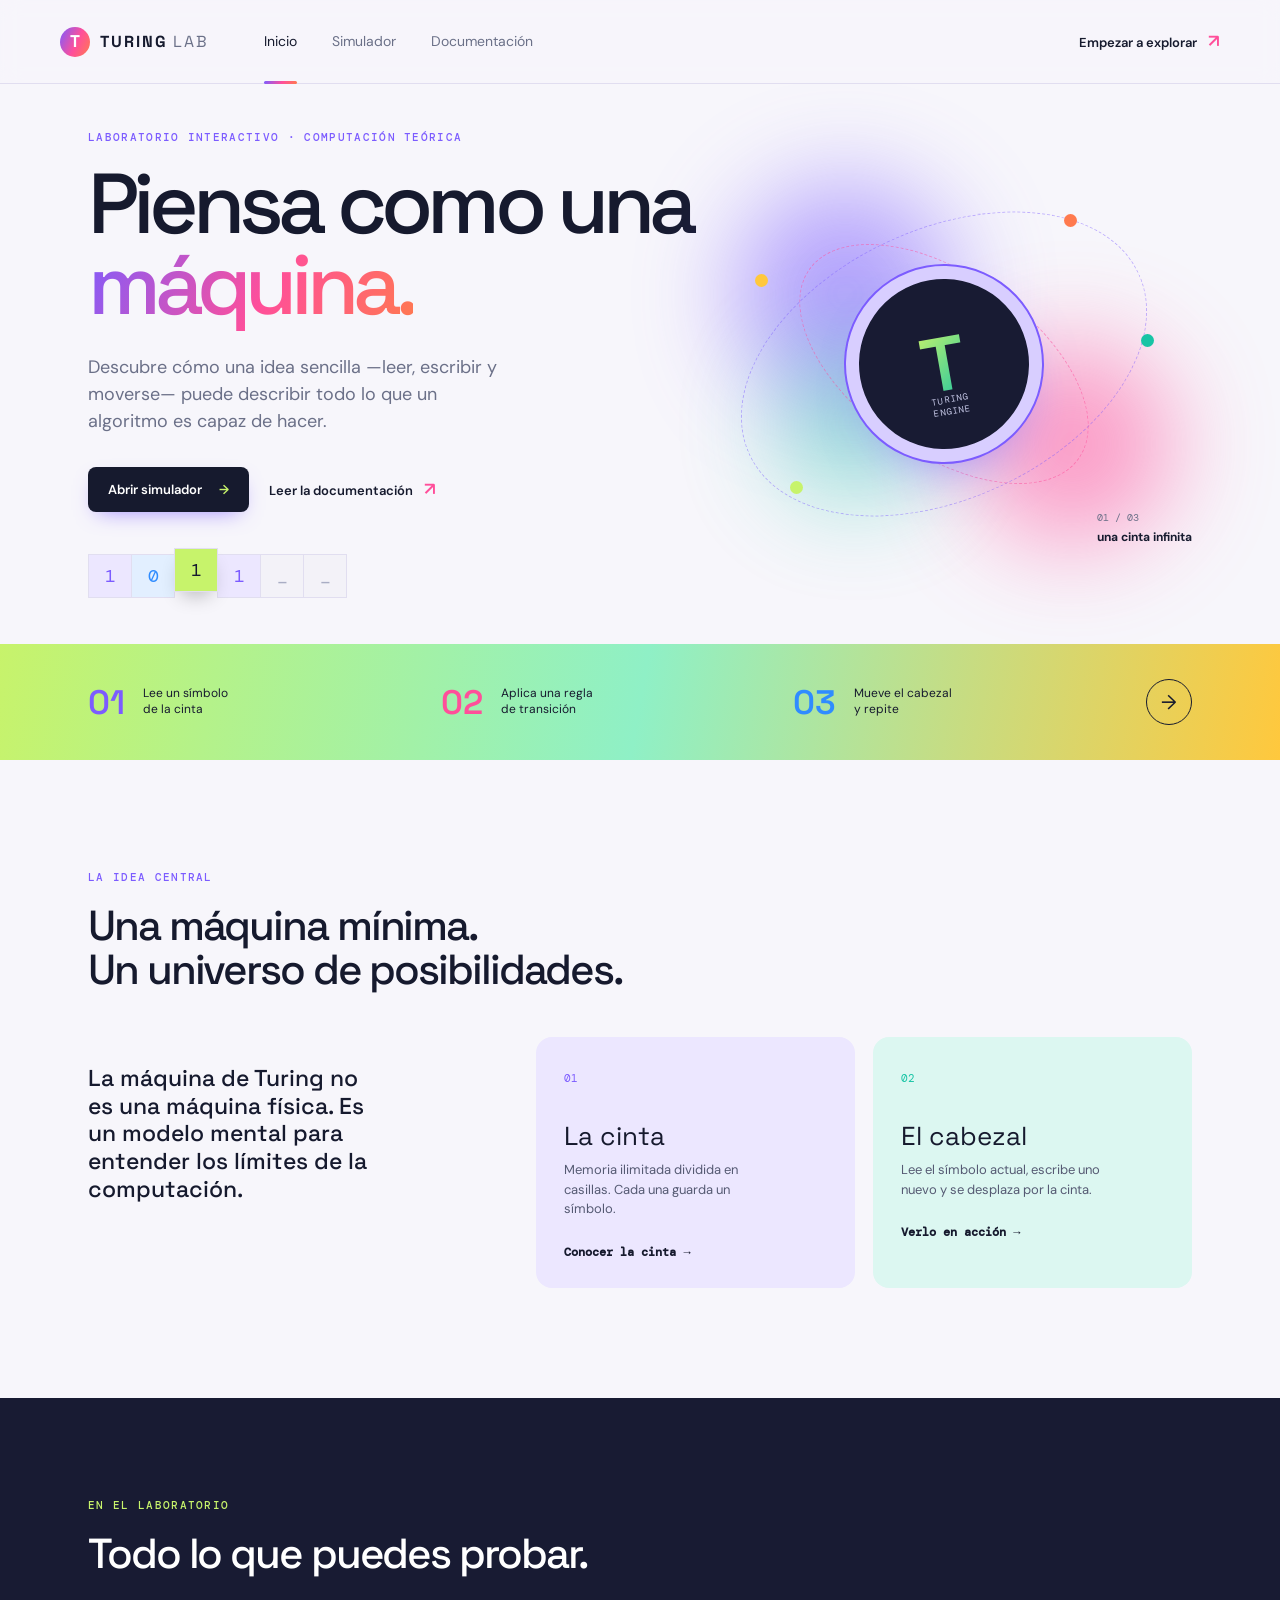
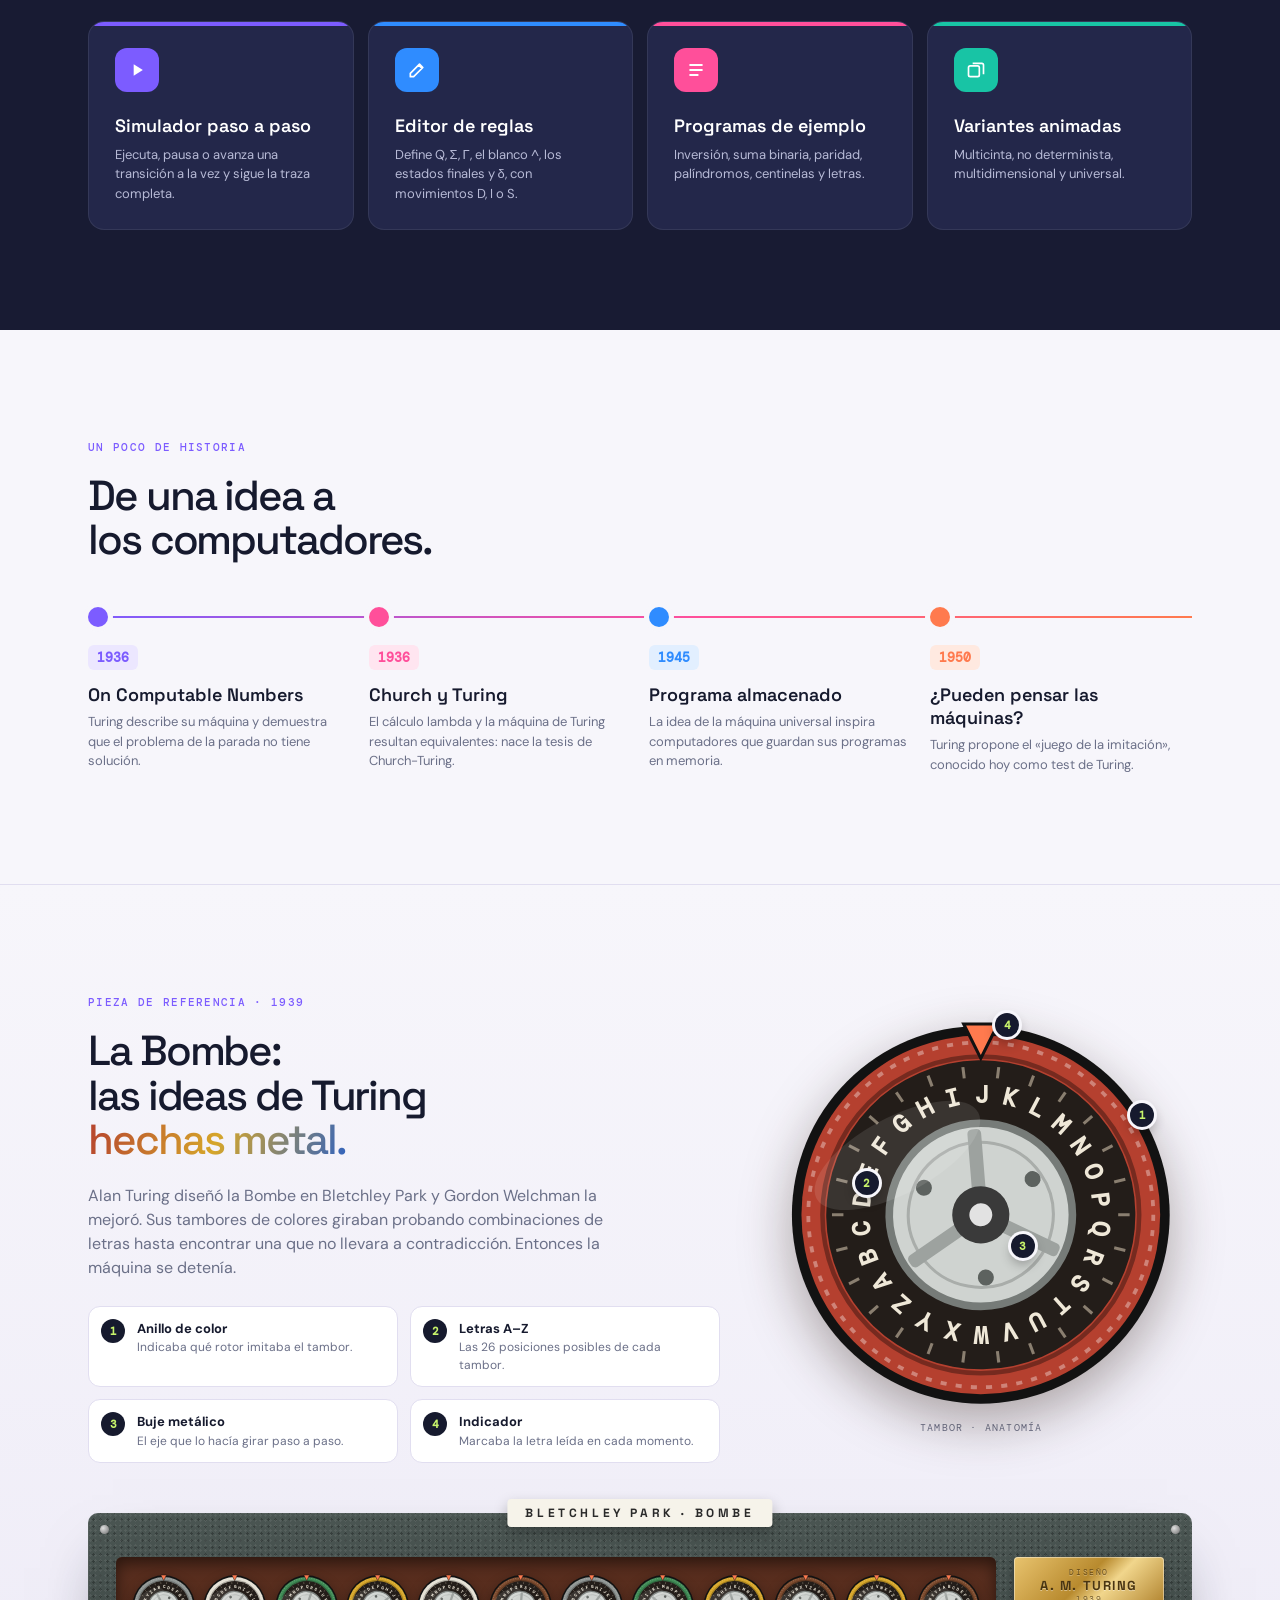
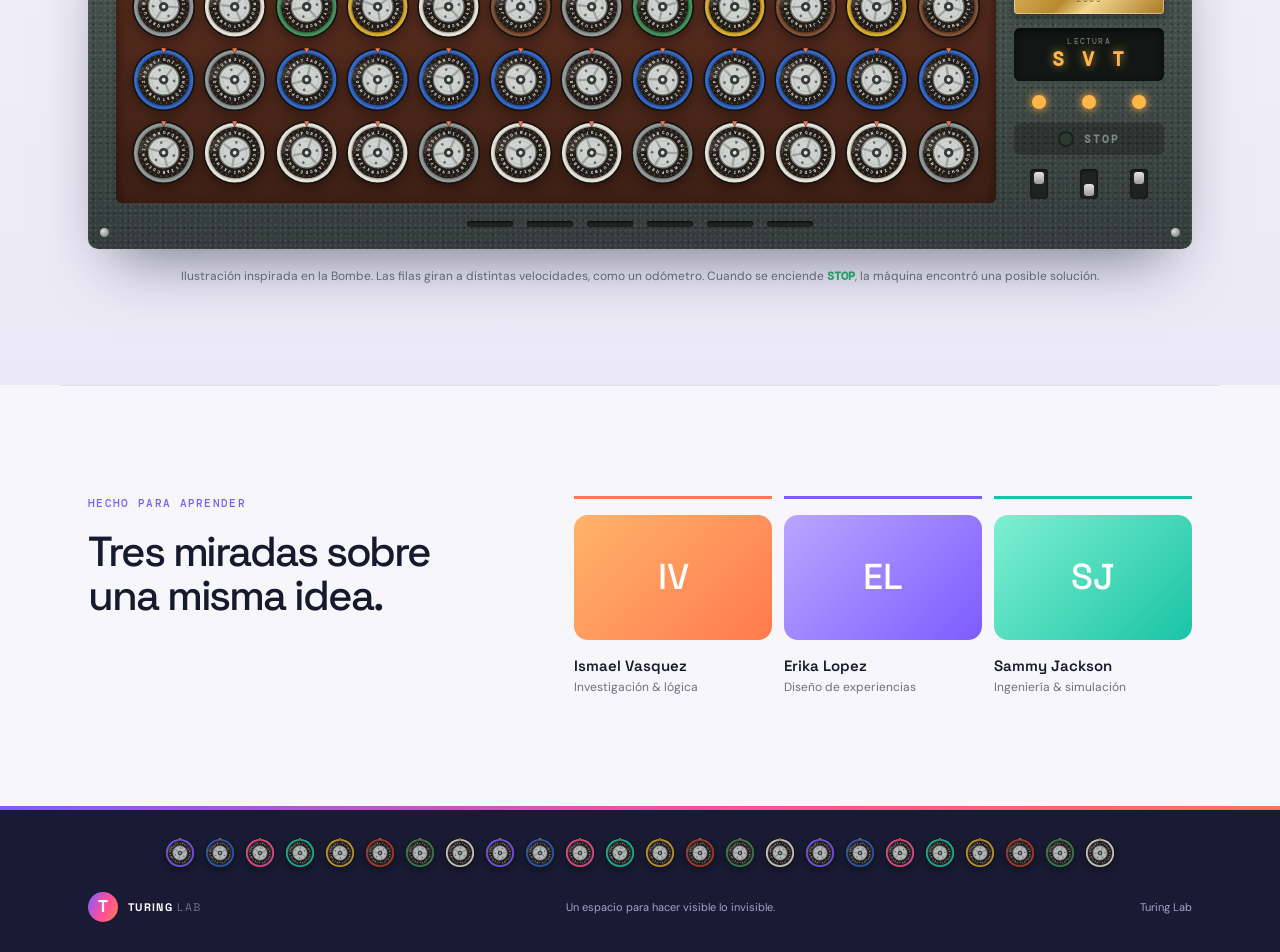
<file: index.html>
<!DOCTYPE html>
<html lang="es">
<head>
  <meta charset="UTF-8">
  <meta name="viewport" content="width=device-width, initial-scale=1.0">
  <meta name="description" content="Turing Lab: aprende y experimenta con máquinas de Turing.">
  <link rel="stylesheet" href="style.css?v=9">
  <title>Turing Lab | Laboratorio de máquinas de Turing</title>
</head>
<body>
  <header class="site-header">
    <a class="brand" href="index.html"><span class="brand-mark">T</span><span>TURING <em>LAB</em></span></a>
    <nav class="main-nav" aria-label="Navegación principal">
      <a class="active" href="index.html">Inicio</a>
      <a href="maquina-de-turing.html">Simulador</a>
      <a href="documentacion.html">Documentación</a>
    </nav>
    <a class="header-cta" href="maquina-de-turing.html">Empezar a explorar <span>↗</span></a>
  </header>

  <main>
    <section class="hero container">
      <div class="hero-copy">
        <p class="eyebrow">Laboratorio interactivo · Computación teórica</p>
        <h1>Piensa como una<br><span>máquina.</span></h1>
        <p class="hero-text">Descubre cómo una idea sencilla —leer, escribir y moverse— puede describir todo lo que un algoritmo es capaz de hacer.</p>
        <div class="hero-actions">
          <a class="button button-primary" href="maquina-de-turing.html">Abrir simulador <span>→</span></a>
          <a class="text-link" href="documentacion.html">Leer la documentación <span>↗</span></a>
        </div>
        <div class="hero-tape" aria-hidden="true"><i class="sym-one">1</i><i class="sym-zero">0</i><i class="sym-one current">1</i><i class="sym-one">1</i><i class="sym-blank">_</i><i class="sym-blank">_</i></div>
      </div>
      <div class="hero-visual" aria-label="Visualización de una máquina de Turing">
        <div class="glow glow-a"></div><div class="glow glow-b"></div><div class="glow glow-c"></div>
        <div class="orbit orbit-one"></div><div class="orbit orbit-two"></div>
        <div class="core-machine"><div class="core-letter">T</div><div class="core-label">TURING<br>ENGINE</div></div>
        <span class="orbit-dot dot-a"></span><span class="orbit-dot dot-b"></span><span class="orbit-dot dot-c"></span><span class="orbit-dot dot-d"></span>
        <span class="visual-caption">01 / 03<br><b>una cinta infinita</b></span>
      </div>
    </section>

    <section class="intro-band">
      <div class="container stat-row">
        <div><strong>01</strong><span>Lee un símbolo<br>de la cinta</span></div>
        <div><strong>02</strong><span>Aplica una regla<br>de transición</span></div>
        <div><strong>03</strong><span>Mueve el cabezal<br>y repite</span></div>
        <a class="round-arrow" href="documentacion.html" aria-label="Ver cómo funciona">→</a>
      </div>
    </section>

    <section class="container concept-section">
      <div class="section-heading">
        <p class="eyebrow">La idea central</p>
        <h2>Una máquina mínima.<br>Un universo de posibilidades.</h2>
      </div>
      <div class="concept-grid">
        <p class="large-note">La máquina de Turing no es una máquina física. Es un modelo mental para entender los límites de la computación.</p>
        <div class="concept-card"><span class="card-number">01</span><h3>La cinta</h3><p>Memoria ilimitada dividida en casillas. Cada una guarda un símbolo.</p><a href="documentacion.html#componentes">Conocer la cinta →</a></div>
        <div class="concept-card accent-card"><span class="card-number">02</span><h3>El cabezal</h3><p>Lee el símbolo actual, escribe uno nuevo y se desplaza por la cinta.</p><a href="maquina-de-turing.html">Verlo en acción →</a></div>
      </div>
    </section>

    <section class="features-section">
      <div class="container">
        <div class="section-heading"><p class="eyebrow">En el laboratorio</p><h2>Todo lo que puedes probar.</h2></div>
        <div class="feature-grid">
          <a class="feature c-violet" href="maquina-de-turing.html"><span><svg viewBox="0 0 24 24" aria-hidden="true"><path d="M8 5l11 7-11 7z" fill="currentColor"/></svg></span><h3>Simulador paso a paso</h3><p>Ejecuta, pausa o avanza una transición a la vez y sigue la traza completa.</p></a>
          <a class="feature c-blue" href="maquina-de-turing.html"><span><svg viewBox="0 0 24 24" aria-hidden="true"><path d="M4 20h4L19 9l-4-4L4 16zM14 6l4 4" fill="none" stroke="currentColor" stroke-width="2" stroke-linejoin="round"/></svg></span><h3>Editor de reglas</h3><p>Define Q, Σ, Γ, el blanco ^, los estados finales y δ, con movimientos D, I o S.</p></a>
          <a class="feature c-pink" href="documentacion.html#programas"><span><svg viewBox="0 0 24 24" aria-hidden="true"><path d="M5 6h14M5 12h14M5 18h9" stroke="currentColor" stroke-width="2.4" stroke-linecap="round"/></svg></span><h3>Programas de ejemplo</h3><p>Inversión, suma binaria, paridad, palíndromos, centinelas y letras.</p></a>
          <a class="feature c-teal" href="documentacion.html#variantes"><span><svg viewBox="0 0 24 24" aria-hidden="true"><rect x="3" y="7" width="13" height="13" rx="2" fill="none" stroke="currentColor" stroke-width="2"/><path d="M8 4h11a2 2 0 0 1 2 2v11" fill="none" stroke="currentColor" stroke-width="2"/></svg></span><h3>Variantes animadas</h3><p>Multicinta, no determinista, multidimensional y universal.</p></a>
        </div>
      </div>
    </section>

    <section class="container timeline-section">
      <div class="section-heading"><p class="eyebrow">Un poco de historia</p><h2>De una idea a<br>los computadores.</h2></div>
      <ol class="timeline">
        <li class="c-violet"><b>1936</b><h3>On Computable Numbers</h3><p>Turing describe su máquina y demuestra que el problema de la parada no tiene solución.</p></li>
        <li class="c-pink"><b>1936</b><h3>Church y Turing</h3><p>El cálculo lambda y la máquina de Turing resultan equivalentes: nace la tesis de Church-Turing.</p></li>
        <li class="c-blue"><b>1945</b><h3>Programa almacenado</h3><p>La idea de la máquina universal inspira computadores que guardan sus programas en memoria.</p></li>
        <li class="c-orange"><b>1950</b><h3>¿Pueden pensar las máquinas?</h3><p>Turing propone el «juego de la imitación», conocido hoy como test de Turing.</p></li>
      </ol>
    </section>

    <section class="bombe-section">
      <div class="container">
        <div class="bombe-intro">
          <div>
            <p class="eyebrow">Pieza de referencia · 1939</p>
            <h2>La Bombe:<br>las ideas de Turing<br><span>hechas metal.</span></h2>
            <p class="bombe-text">Alan Turing diseñó la Bombe en Bletchley Park y Gordon Welchman la mejoró. Sus tambores de colores giraban probando combinaciones de letras hasta encontrar una que no llevara a contradicción. Entonces la máquina se detenía.</p>
            <ol class="drum-legend">
              <li><b>1</b><span><strong>Anillo de color</strong> Indicaba qué rotor imitaba el tambor.</span></li>
              <li><b>2</b><span><strong>Letras A–Z</strong> Las 26 posiciones posibles de cada tambor.</span></li>
              <li><b>3</b><span><strong>Buje metálico</strong> El eje que lo hacía girar paso a paso.</span></li>
              <li><b>4</b><span><strong>Indicador</strong> Marcaba la letra leída en cada momento.</span></li>
            </ol>
          </div>
          <figure class="drum-anatomy" aria-label="Tambor de la Bombe con sus partes numeradas">
            <div class="drum drum-xl" data-drum="red" data-speed="14"></div>
            <span class="drum-pin pin-1">1</span><span class="drum-pin pin-2">2</span><span class="drum-pin pin-3">3</span><span class="drum-pin pin-4">4</span>
            <figcaption>Tambor · anatomía</figcaption>
          </figure>
        </div>

        <div class="bombe-cabinet" id="bombe-cabinet" aria-label="Ilustración de una Bombe con tres filas de tambores">
          <div class="cabinet-sign">BLETCHLEY PARK · BOMBE</div>
          <div class="cabinet-body">
            <div class="drum-bank" id="drum-bank"></div>
            <div class="cabinet-side">
              <div class="brass-plate"><small>DISEÑO</small>A. M. TURING<small>1939</small></div>
              <div class="bombe-counter" aria-live="off"><small>LECTURA</small><span id="bombe-counter">A A A</span></div>
              <div class="lamp-row"><i class="lamp"></i><i class="lamp"></i><i class="lamp"></i></div>
              <div class="stop-lamp"><i></i><span>STOP</span></div>
              <div class="switch-row"><span class="toggle"></span><span class="toggle on"></span><span class="toggle"></span></div>
            </div>
          </div>
          <div class="cabinet-base"><span></span><span></span><span></span><span></span><span></span><span></span></div>
          <i class="rivet r-tl"></i><i class="rivet r-tr"></i><i class="rivet r-bl"></i><i class="rivet r-br"></i>
        </div>
        <p class="bombe-caption">Ilustración inspirada en la Bombe. Las filas giran a distintas velocidades, como un odómetro. Cuando se enciende <b>STOP</b>, la máquina encontró una posible solución.</p>
      </div>
    </section>

    <section class="container team-section">
      <div class="section-heading team-heading"><p class="eyebrow">Hecho para aprender</p><h2>Tres miradas sobre<br>una misma idea.</h2></div>
      <div class="team-grid">
        <article class="person"><div class="avatar avatar-one">IV</div><div><h3>Ismael Vasquez</h3><p>Investigación & lógica</p></div></article>
        <article class="person"><div class="avatar avatar-two">EL</div><div><h3>Erika Lopez</h3><p>Diseño de experiencias</p></div></article>
        <article class="person"><div class="avatar avatar-three">SJ</div><div><h3>Sammy Jackson</h3><p>Ingeniería & simulación</p></div></article>
      </div>
    </section>
  </main>

  <footer class="site-footer"><div class="footer-drums" data-drum-strip aria-hidden="true"></div><div class="container footer-inner"><a class="brand" href="index.html"><span class="brand-mark">T</span><span>TURING <em>LAB</em></span></a><p>Un espacio para hacer visible lo invisible.</p><span> Turing Lab</span></div></footer>
  <script src="index.js?v=9"></script>
</body>
</html>
</file>
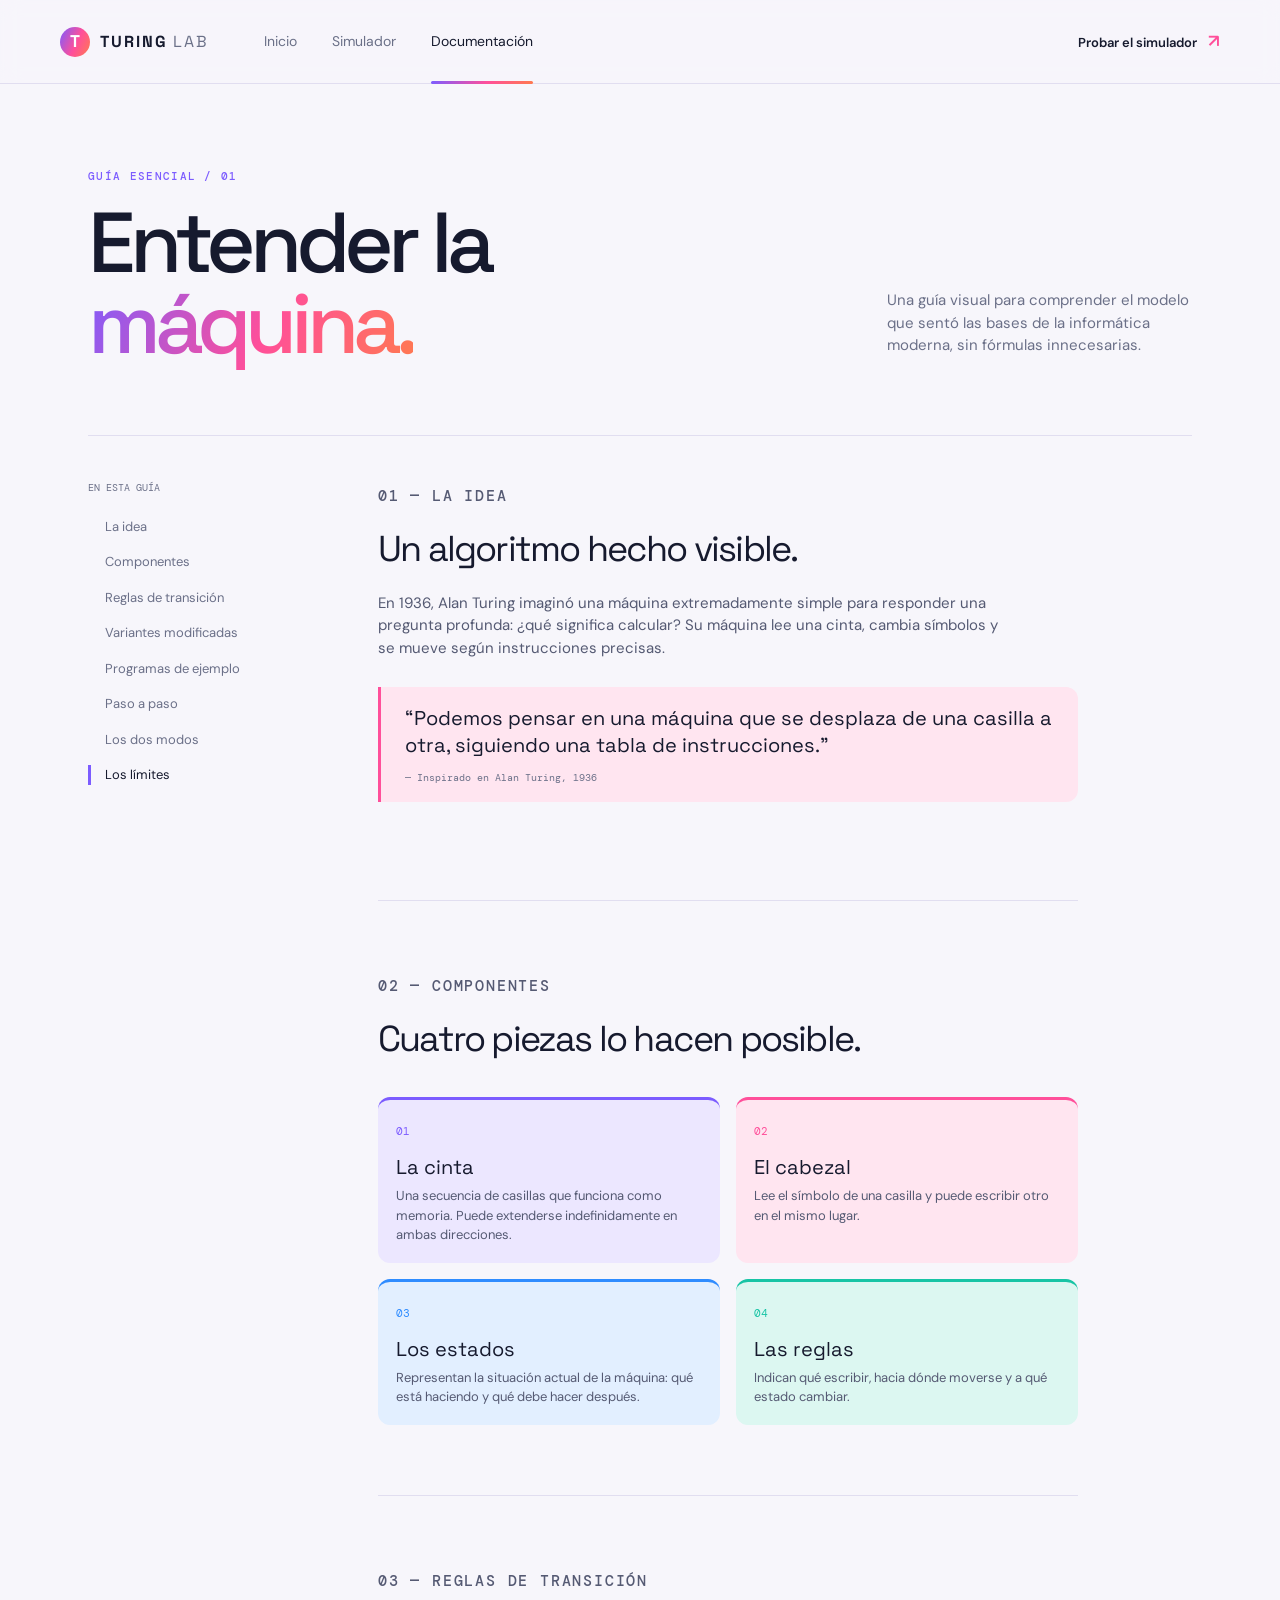
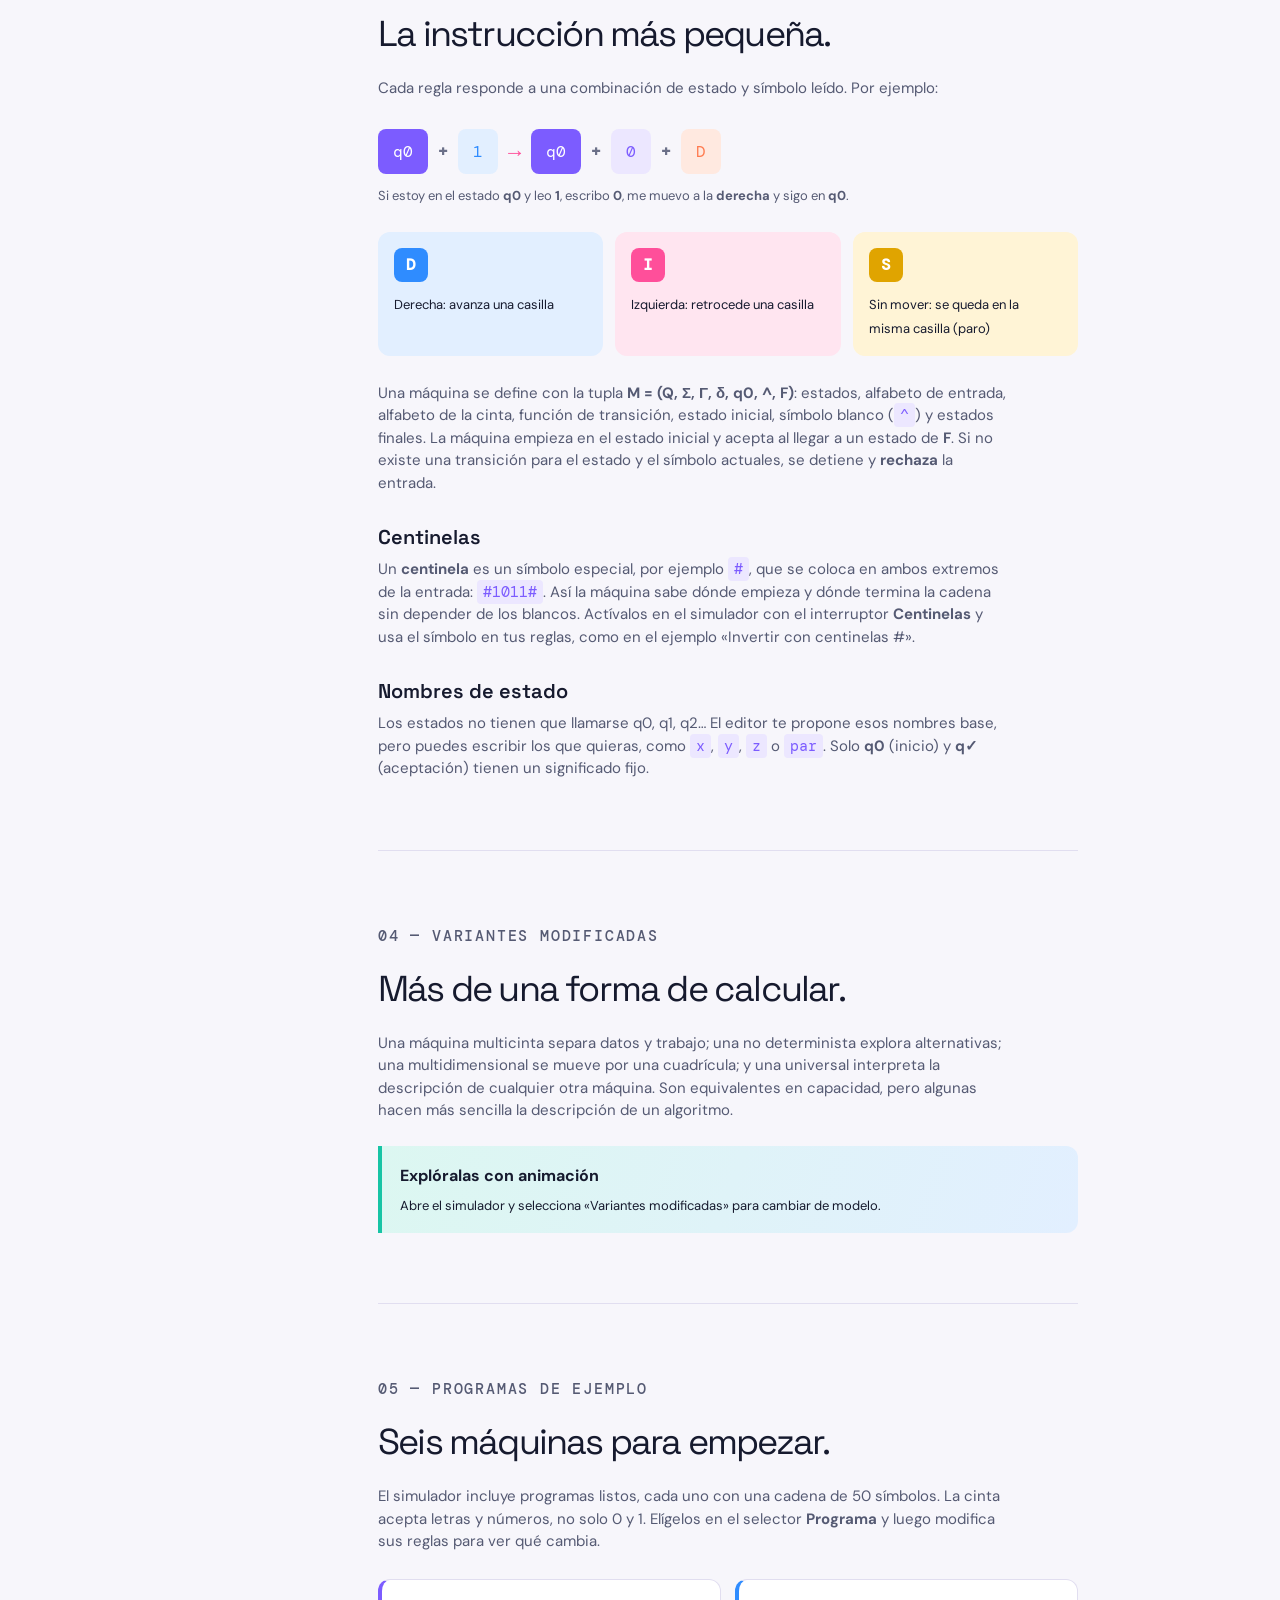
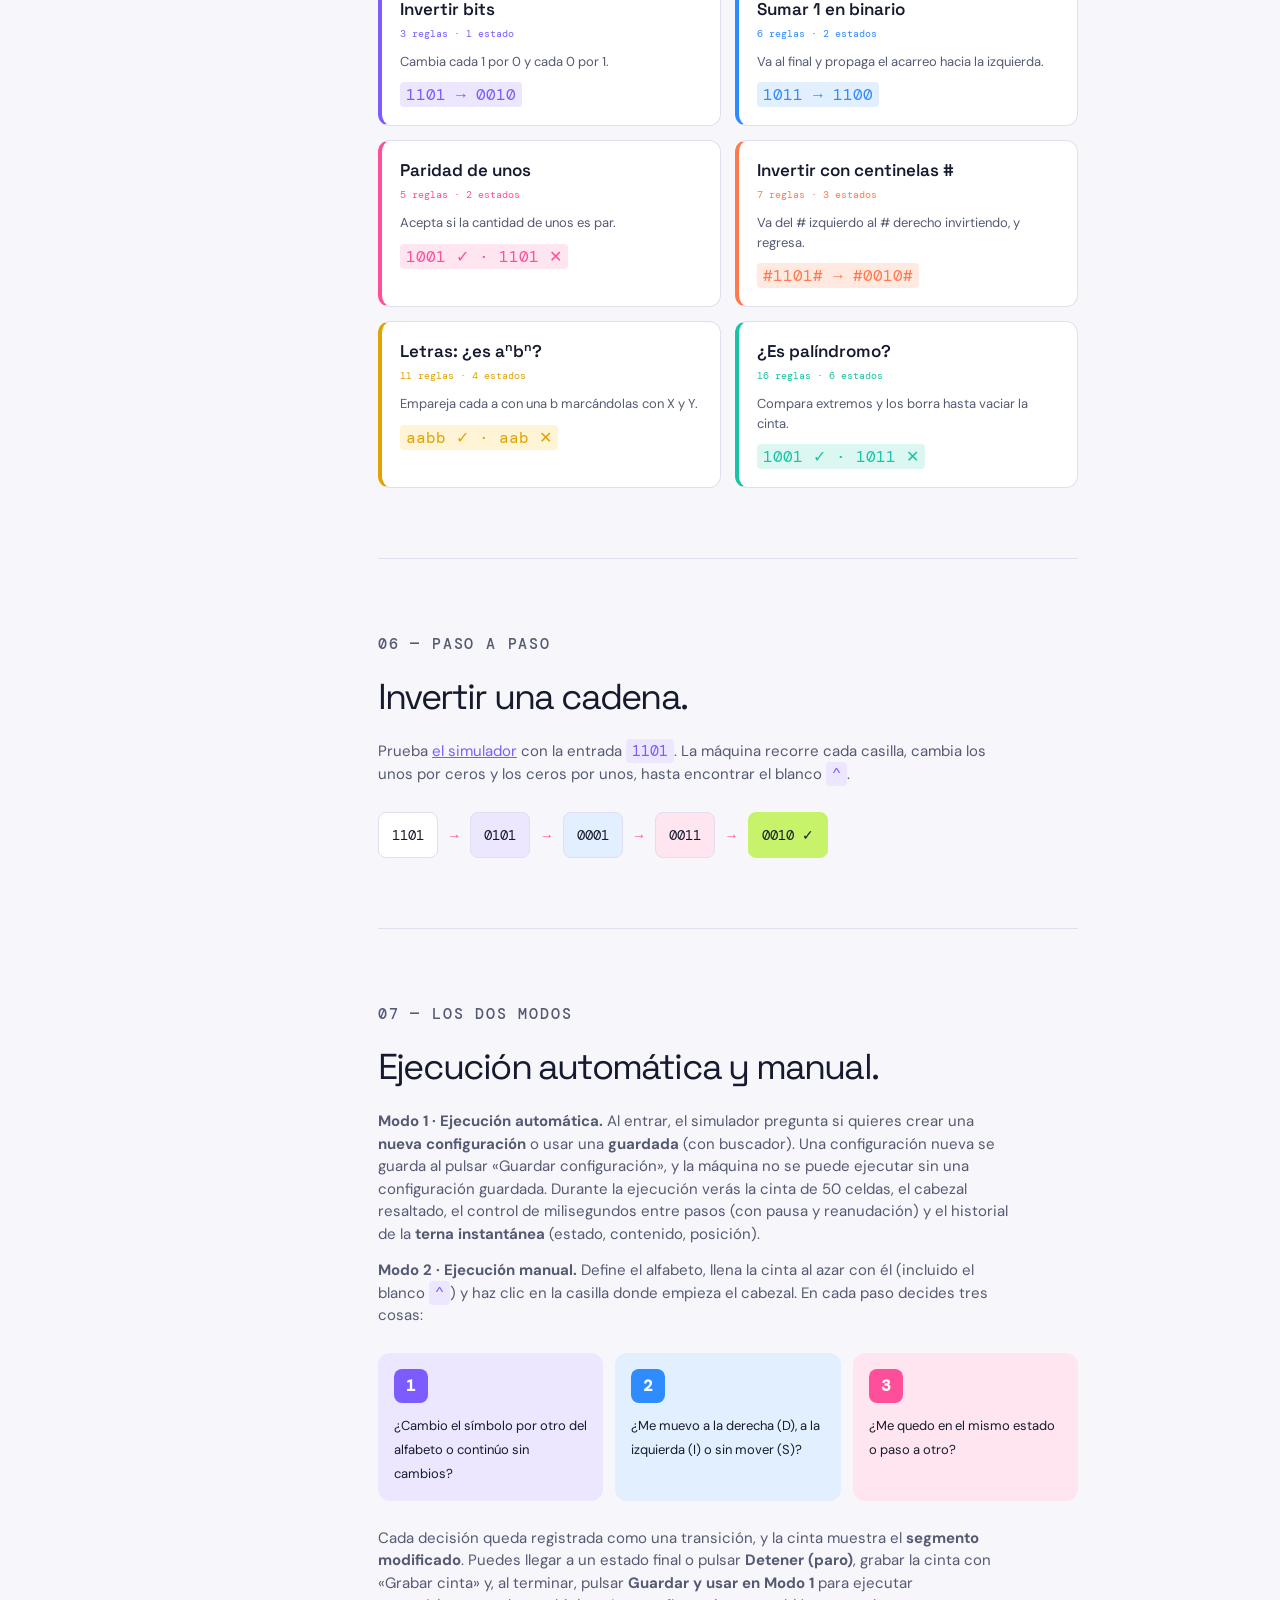
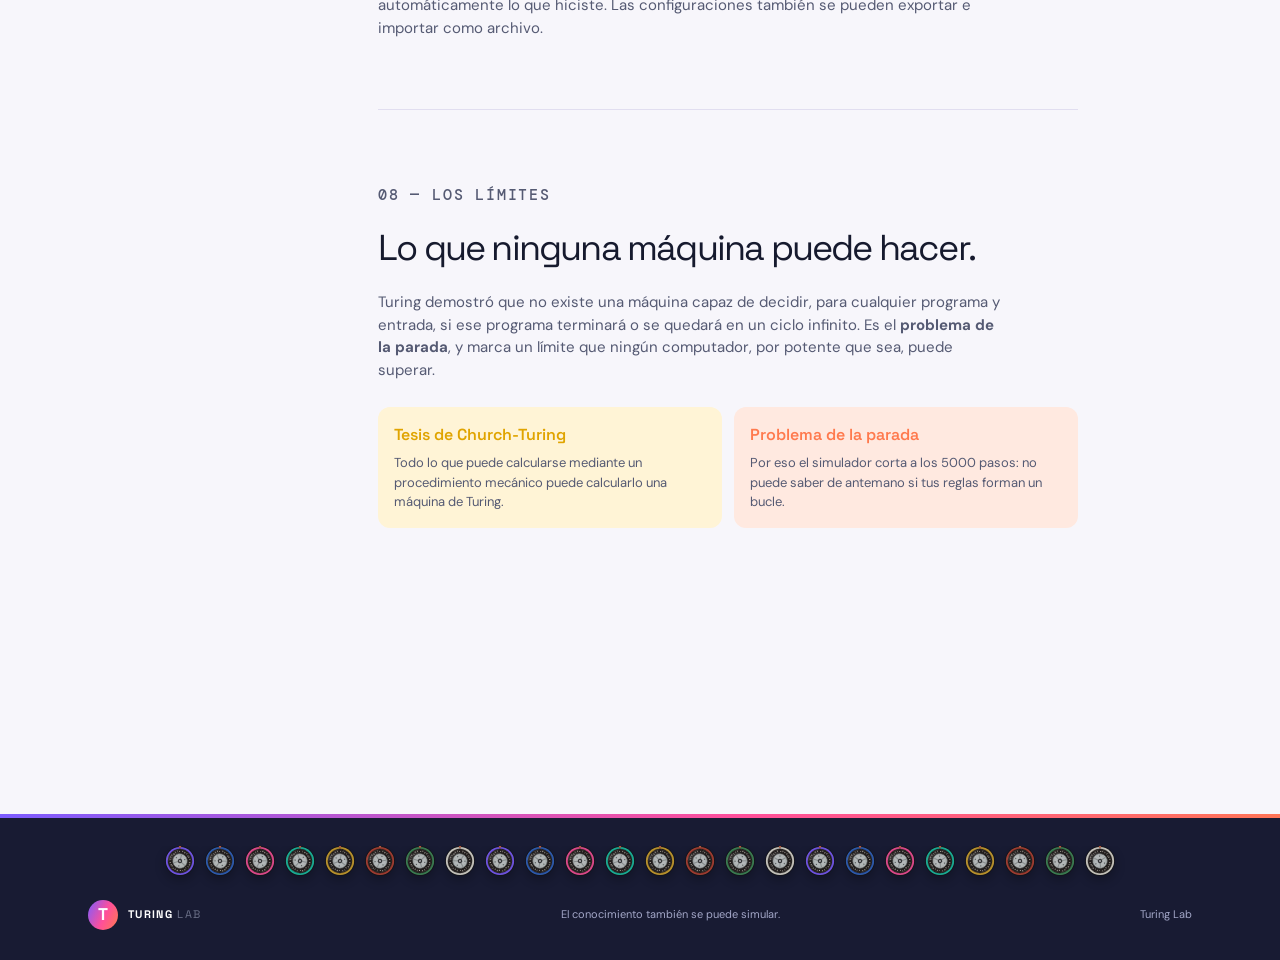
<file: documentacion.html>
<!DOCTYPE html>
<html lang="es">
<head>
  <meta charset="UTF-8">
  <meta name="viewport" content="width=device-width, initial-scale=1.0">
  <meta name="description" content="Guía visual de las máquinas de Turing: componentes, reglas, variantes, programas de ejemplo y límites de la computación.">
  <link rel="stylesheet" href="style.css?v=9">
  <title>Documentación | Turing Lab</title>
</head>
<body>
  <header class="site-header">
    <a class="brand" href="index.html"><span class="brand-mark">T</span><span>TURING <em>LAB</em></span></a>
    <nav class="main-nav" aria-label="Navegación principal">
      <a href="index.html">Inicio</a>
      <a href="maquina-de-turing.html">Simulador</a>
      <a class="active" href="documentacion.html">Documentación</a>
    </nav>
    <a class="header-cta" href="maquina-de-turing.html">Probar el simulador <span>↗</span></a>
  </header>

  <main class="docs-page container">
    <div class="page-intro docs-intro">
      <div><p class="eyebrow">Guía esencial / 01</p><h1>Entender la<br><span>máquina.</span></h1></div>
      <p class="intro-side">Una guía visual para comprender el modelo que sentó las bases de la informática moderna, sin fórmulas innecesarias.</p>
    </div>

    <div class="docs-grid">
      <aside class="docs-menu">
        <span>EN ESTA GUÍA</span>
        <a class="selected" href="#idea">La idea</a>
        <a href="#componentes">Componentes</a>
        <a href="#reglas">Reglas de transición</a>
        <a href="#variantes">Variantes modificadas</a>
        <a href="#programas">Programas de ejemplo</a>
        <a href="#ejemplo">Paso a paso</a>
        <a href="#manual">Los dos modos</a>
        <a href="#limites">Los límites</a>
      </aside>

      <article class="docs-content">
        <section id="idea">
          <p class="eyebrow">01 — La idea</p>
          <h2>Un algoritmo hecho visible.</h2>
          <p>En 1936, Alan Turing imaginó una máquina extremadamente simple para responder una pregunta profunda: ¿qué significa calcular? Su máquina lee una cinta, cambia símbolos y se mueve según instrucciones precisas.</p>
          <div class="quote">“Podemos pensar en una máquina que se desplaza de una casilla a otra, siguiendo una tabla de instrucciones.”<small>— Inspirado en Alan Turing, 1936</small></div>
        </section>

        <section id="componentes">
          <p class="eyebrow">02 — Componentes</p>
          <h2>Cuatro piezas lo hacen posible.</h2>
          <div class="component-grid">
            <div class="c-violet"><b>01</b><h3>La cinta</h3><p>Una secuencia de casillas que funciona como memoria. Puede extenderse indefinidamente en ambas direcciones.</p></div>
            <div class="c-pink"><b>02</b><h3>El cabezal</h3><p>Lee el símbolo de una casilla y puede escribir otro en el mismo lugar.</p></div>
            <div class="c-blue"><b>03</b><h3>Los estados</h3><p>Representan la situación actual de la máquina: qué está haciendo y qué debe hacer después.</p></div>
            <div class="c-teal"><b>04</b><h3>Las reglas</h3><p>Indican qué escribir, hacia dónde moverse y a qué estado cambiar.</p></div>
          </div>
        </section>

        <section id="reglas">
          <p class="eyebrow">03 — Reglas de transición</p>
          <h2>La instrucción más pequeña.</h2>
          <p>Cada regla responde a una combinación de estado y símbolo leído. Por ejemplo:</p>
          <div class="formula"><span class="f-state">q0</span><b>+</b><span class="f-read">1</span><strong>→</strong><span class="f-state">q0</span><b>+</b><span class="f-write">0</span><b>+</b><span class="f-move">D</span></div>
          <p class="formula-explain">Si estoy en el estado <b>q0</b> y leo <b>1</b>, escribo <b>0</b>, me muevo a la <b>derecha</b> y sigo en <b>q0</b>.</p>
          <div class="move-grid">
            <div class="c-blue"><b>D</b><span>Derecha: avanza una casilla</span></div>
            <div class="c-pink"><b>I</b><span>Izquierda: retrocede una casilla</span></div>
            <div class="c-yellow"><b>S</b><span>Sin mover: se queda en la misma casilla (paro)</span></div>
          </div>
          <p>Una máquina se define con la tupla <b>M = (Q, Σ, Γ, δ, q0, ^, F)</b>: estados, alfabeto de entrada, alfabeto de la cinta, función de transición, estado inicial, símbolo blanco (<code>^</code>) y estados finales. La máquina empieza en el estado inicial y acepta al llegar a un estado de <b>F</b>. Si no existe una transición para el estado y el símbolo actuales, se detiene y <b>rechaza</b> la entrada.</p>
          <h3 class="docs-sub">Centinelas</h3>
          <p>Un <b>centinela</b> es un símbolo especial, por ejemplo <code>#</code>, que se coloca en ambos extremos de la entrada: <code>#1011#</code>. Así la máquina sabe dónde empieza y dónde termina la cadena sin depender de los blancos. Actívalos en el simulador con el interruptor <b>Centinelas</b> y usa el símbolo en tus reglas, como en el ejemplo «Invertir con centinelas #».</p>
          <h3 class="docs-sub">Nombres de estado</h3>
          <p>Los estados no tienen que llamarse q0, q1, q2… El editor te propone esos nombres base, pero puedes escribir los que quieras, como <code>x</code>, <code>y</code>, <code>z</code> o <code>par</code>. Solo <b>q0</b> (inicio) y <b>q✓</b> (aceptación) tienen un significado fijo.</p>
        </section>

        <section id="variantes">
          <p class="eyebrow">04 — Variantes modificadas</p>
          <h2>Más de una forma de calcular.</h2>
          <p>Una máquina multicinta separa datos y trabajo; una no determinista explora alternativas; una multidimensional se mueve por una cuadrícula; y una universal interpreta la descripción de cualquier otra máquina. Son equivalentes en capacidad, pero algunas hacen más sencilla la descripción de un algoritmo.</p>
          <div class="docs-callout"><b>Explóralas con animación</b><span>Abre el simulador y selecciona «Variantes modificadas» para cambiar de modelo.</span></div>
        </section>

        <section id="programas">
          <p class="eyebrow">05 — Programas de ejemplo</p>
          <h2>Seis máquinas para empezar.</h2>
          <p>El simulador incluye programas listos, cada uno con una cadena de 50 símbolos. La cinta acepta letras y números, no solo 0 y 1. Elígelos en el selector <b>Programa</b> y luego modifica sus reglas para ver qué cambia.</p>
          <div class="program-grid">
            <div class="c-violet"><b>Invertir bits</b><span>3 reglas · 1 estado</span><p>Cambia cada 1 por 0 y cada 0 por 1.</p><code>1101 → 0010</code></div>
            <div class="c-blue"><b>Sumar 1 en binario</b><span>6 reglas · 2 estados</span><p>Va al final y propaga el acarreo hacia la izquierda.</p><code>1011 → 1100</code></div>
            <div class="c-pink"><b>Paridad de unos</b><span>5 reglas · 2 estados</span><p>Acepta si la cantidad de unos es par.</p><code>1001 ✓ · 1101 ✕</code></div>
            <div class="c-orange"><b>Invertir con centinelas #</b><span>7 reglas · 3 estados</span><p>Va del # izquierdo al # derecho invirtiendo, y regresa.</p><code>#1101# → #0010#</code></div>
            <div class="c-yellow"><b>Letras: ¿es aⁿbⁿ?</b><span>11 reglas · 4 estados</span><p>Empareja cada a con una b marcándolas con X y Y.</p><code>aabb ✓ · aab ✕</code></div>
            <div class="c-teal"><b>¿Es palíndromo?</b><span>16 reglas · 6 estados</span><p>Compara extremos y los borra hasta vaciar la cinta.</p><code>1001 ✓ · 1011 ✕</code></div>
          </div>
        </section>

        <section id="ejemplo">
          <p class="eyebrow">06 — Paso a paso</p>
          <h2>Invertir una cadena.</h2>
          <p>Prueba <a href="maquina-de-turing.html">el simulador</a> con la entrada <code>1101</code>. La máquina recorre cada casilla, cambia los unos por ceros y los ceros por unos, hasta encontrar el blanco <code>^</code>.</p>
          <div class="mini-flow"><span>1101</span><i>→</i><span>0101</span><i>→</i><span>0001</span><i>→</i><span>0011</span><i>→</i><span class="done">0010 ✓</span></div>
        </section>

        <section id="manual">
          <p class="eyebrow">07 — Los dos modos</p>
          <h2>Ejecución automática y manual.</h2>
          <p><b>Modo 1 · Ejecución automática.</b> Al entrar, el simulador pregunta si quieres crear una <b>nueva configuración</b> o usar una <b>guardada</b> (con buscador). Una configuración nueva se guarda al pulsar «Guardar configuración», y la máquina no se puede ejecutar sin una configuración guardada. Durante la ejecución verás la cinta de 50 celdas, el cabezal resaltado, el control de milisegundos entre pasos (con pausa y reanudación) y el historial de la <b>terna instantánea</b> (estado, contenido, posición).</p>
          <p><b>Modo 2 · Ejecución manual.</b> Define el alfabeto, llena la cinta al azar con él (incluido el blanco <code>^</code>) y haz clic en la casilla donde empieza el cabezal. En cada paso decides tres cosas:</p>
          <div class="move-grid">
            <div class="c-violet"><b>1</b><span>¿Cambio el símbolo por otro del alfabeto o continúo sin cambios?</span></div>
            <div class="c-blue"><b>2</b><span>¿Me muevo a la derecha (D), a la izquierda (I) o sin mover (S)?</span></div>
            <div class="c-pink"><b>3</b><span>¿Me quedo en el mismo estado o paso a otro?</span></div>
          </div>
          <p>Cada decisión queda registrada como una transición, y la cinta muestra el <b>segmento modificado</b>. Puedes llegar a un estado final o pulsar <b>Detener (paro)</b>, grabar la cinta con «Grabar cinta» y, al terminar, pulsar <b>Guardar y usar en Modo 1</b> para ejecutar automáticamente lo que hiciste. Las configuraciones también se pueden exportar e importar como archivo.</p>
        </section>

        <section id="limites">
          <p class="eyebrow">08 — Los límites</p>
          <h2>Lo que ninguna máquina puede hacer.</h2>
          <p>Turing demostró que no existe una máquina capaz de decidir, para cualquier programa y entrada, si ese programa terminará o se quedará en un ciclo infinito. Es el <b>problema de la parada</b>, y marca un límite que ningún computador, por potente que sea, puede superar.</p>
          <div class="limit-grid">
            <div class="c-yellow"><b>Tesis de Church-Turing</b><p>Todo lo que puede calcularse mediante un procedimiento mecánico puede calcularlo una máquina de Turing.</p></div>
            <div class="c-orange"><b>Problema de la parada</b><p>Por eso el simulador corta a los 5000 pasos: no puede saber de antemano si tus reglas forman un bucle.</p></div>
          </div>
        </section>
      </article>
    </div>
  </main>

  <footer class="site-footer"><div class="footer-drums" data-drum-strip aria-hidden="true"></div><div class="container footer-inner"><a class="brand" href="index.html"><span class="brand-mark">T</span><span>TURING <em>LAB</em></span></a><p>El conocimiento también se puede simular.</p><span>Turing Lab</span></div></footer>
  <script src="index.js?v=9"></script>
</body>
</html>
</file>
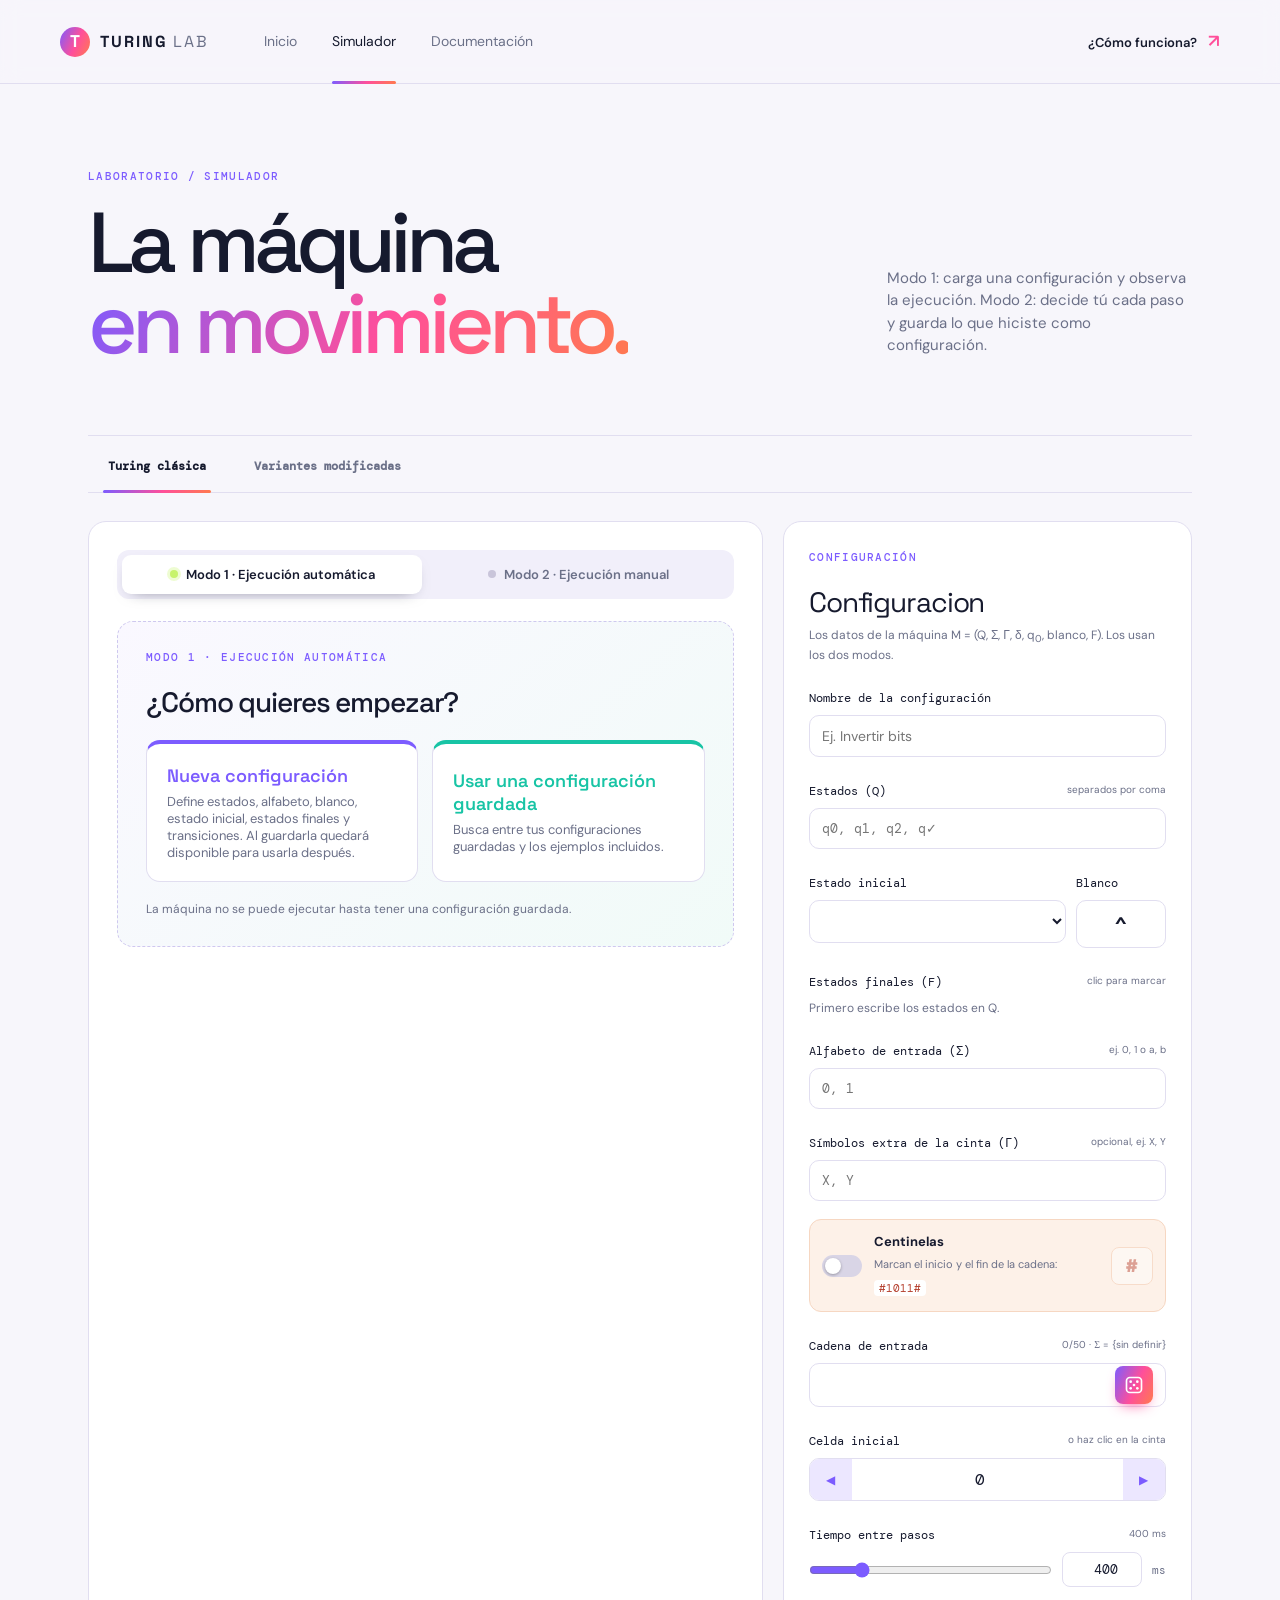
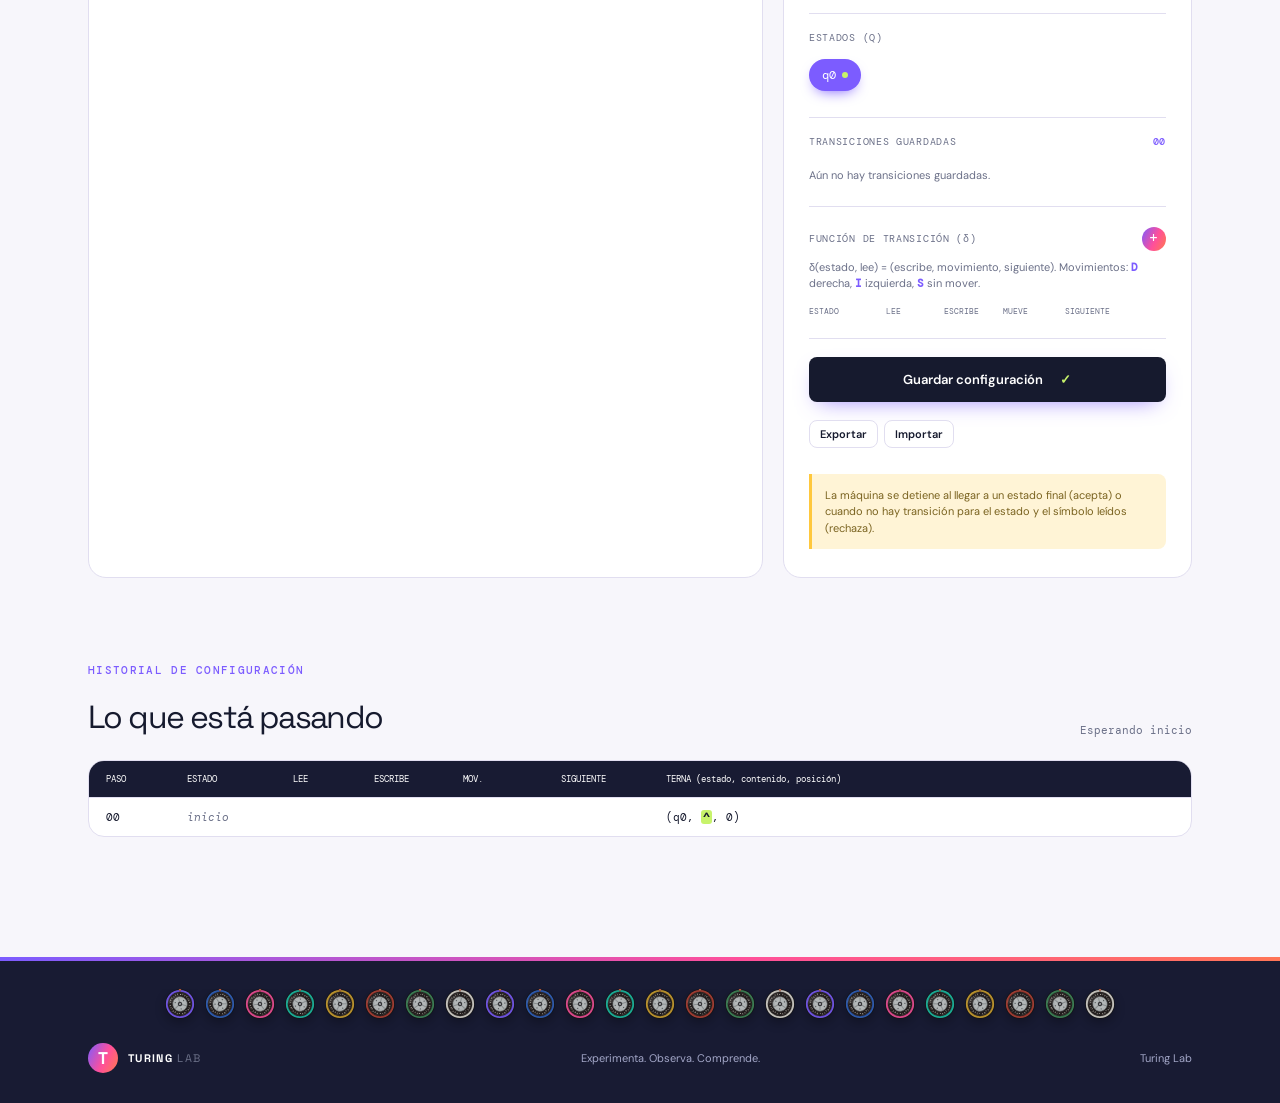
<file: maquina-de-turing.html>
<!DOCTYPE html>
<html lang="es">
<head>
  <meta charset="UTF-8">
  <meta name="viewport" content="width=device-width, initial-scale=1.0">
  <meta name="description" content="Simulador interactivo de máquinas de Turing: edita reglas, prueba programas y observa cada transición.">
  <link rel="stylesheet" href="style.css?v=9">
  <title>Simulador | Turing Lab</title>
</head>
<body>
  <header class="site-header">
    <a class="brand" href="index.html"><span class="brand-mark">T</span><span>TURING <em>LAB</em></span></a>
    <nav class="main-nav" aria-label="Navegación principal">
      <a href="index.html">Inicio</a>
      <a class="active" href="maquina-de-turing.html">Simulador</a>
      <a href="documentacion.html">Documentación</a>
    </nav>
    <a class="header-cta" href="documentacion.html">¿Cómo funciona? <span>↗</span></a>
  </header>

  <main class="simulator-page container">
    <div class="page-intro">
      <div><p class="eyebrow">Laboratorio / Simulador</p><h1>La máquina<br><span>en movimiento.</span></h1></div>
      <p class="intro-side">Modo 1: carga una configuración y observa la ejecución. Modo 2: decide tú cada paso y guarda lo que hiciste como configuración.</p>
    </div>

    <section class="mode-switcher" aria-label="Modos de simulación">
      <button class="mode-button active" data-mode="classic">Turing clásica</button>
      <button class="mode-button" data-mode="variants">Variantes modificadas</button>
    </section>

    <!-- ===== Variantes ===== -->
    <section class="variant-lab mode-panel" id="variants-panel" hidden>
      <div class="lab-heading">
        <div><p class="eyebrow">Familia de modelos</p><h2>Una idea, varias máquinas.</h2></div>
        <p>Las variantes cambian la forma de trabajar, pero conservan la regla esencial: leer, decidir, escribir y avanzar.</p>
      </div>
      <div class="variant-grid">
        <button class="variant-card c-violet selected" data-variant="multi"><span>01</span><strong>Multicinta</strong><small>Varias cintas coordinadas</small></button>
        <button class="variant-card c-pink" data-variant="nondeterministic"><span>02</span><strong>No determinista</strong><small>Elige entre varios caminos</small></button>
        <button class="variant-card c-blue" data-variant="multidimensional"><span>03</span><strong>Multidimensional</strong><small>Se mueve en una cuadrícula</small></button>
        <button class="variant-card c-teal" data-variant="universal"><span>04</span><strong>Universal</strong><small>Simula otras máquinas</small></button>
      </div>
      <div class="variant-detail">
        <div class="variant-animation" id="variant-animation" aria-label="Animación de la variante"></div>
        <div>
          <p class="eyebrow" id="variant-kicker">VARIANTE 01</p>
          <h3 id="variant-title">Máquina de varias cintas</h3>
          <p id="variant-description"></p>
          <div class="variant-facts">
            <span><b>Ventaja</b><em id="variant-advantage"></em></span>
            <span><b>Ejemplo</b><em id="variant-example"></em></span>
          </div>
        </div>
      </div>
      <div class="variant-simulation">
        <div class="variant-simulation-heading">
          <div><p class="eyebrow">Simulación de la variante</p><h3 id="variant-simulation-title">Comparar dos cintas</h3></div>
          <p id="variant-simulation-help">Introduce una cadena y observa cómo trabajan las cintas modificadas.</p>
        </div>
        <div class="variant-controls">
          <label for="variant-input">Entrada <input id="variant-input" value="1101" maxlength="20" inputmode="numeric"></label>
          <button class="button button-primary" id="variant-run">Ejecutar variante <span>▶</span></button>
          <button class="icon-button" id="variant-reset" aria-label="Reiniciar variante">↺</button>
        </div>
        <div class="variant-tapes">
          <div><small>CINTA 1</small><div class="variant-tape" id="variant-tape-one"></div></div>
          <div><small>CINTA 2</small><div class="variant-tape tape-alt" id="variant-tape-two"></div></div>
        </div>
        <div class="variant-progress" aria-live="polite"><span id="variant-step">PASO 0</span><span id="variant-state">LISTA</span></div>
        <p class="variant-output" id="variant-output">Configura una entrada y ejecuta la variante.</p>
      </div>
    </section>

    <!-- ===== Turing clásica ===== -->
    <section class="simulator-layout">
      <div class="machine-panel">
        <div class="run-mode" role="group" aria-label="Modo de ejecución">
          <button type="button" class="active" data-run-mode="auto"><i class="mode-dot"></i>Modo 1 · Ejecución automática</button>
          <button type="button" data-run-mode="manual"><i class="mode-dot"></i>Modo 2 · Ejecución manual</button>
        </div>

        <!-- Modo 1: pantalla inicial (nueva configuración o guardada) -->
        <div class="start-screen" id="start-screen">
          <p class="eyebrow">Modo 1 · Ejecución automática</p>
          <h3>¿Cómo quieres empezar?</h3>
          <div class="start-options">
            <button type="button" class="start-option c-violet" id="start-new"><b>Nueva configuración</b><span>Define estados, alfabeto, blanco, estado inicial, estados finales y transiciones. Al guardarla quedará disponible para usarla después.</span></button>
            <button type="button" class="start-option c-teal" id="start-saved"><b>Usar una configuración guardada</b><span>Busca entre tus configuraciones guardadas y los ejemplos incluidos.</span></button>
          </div>
          <div class="config-search" id="config-search" hidden>
            <label for="search-input">Buscar configuración</label>
            <input id="search-input" placeholder="Escribe parte del nombre…" autocomplete="off">
            <ul class="search-results" id="search-results"></ul>
          </div>
          <button type="button" class="text-button" id="back-to-run" hidden>Volver a la ejecución →</button>
          <p class="start-note">La máquina no se puede ejecutar hasta tener una configuración guardada.</p>
        </div>

        <div class="machine-area" id="machine-area">
          <div class="config-current" id="config-current">
            <div><small>CONFIGURACIÓN</small><b id="config-name-label">Sin configurar</b><em class="badge" id="config-status">Sin guardar</em></div>
            <button type="button" class="text-button" id="change-config">Cambiar configuración</button>
          </div>
          <p class="gate-banner" id="gate-banner" hidden></p>

          <div class="panel-top">
            <div><span class="status-dot" id="status-dot"></span><span id="machine-status">LISTA PARA EJECUTAR</span></div>
            <span class="step-counter">PASO <b id="step-number">0</b> · CELDA <b id="head-position">0</b></span>
          </div>

          <div class="tape-wrap">
            <div class="tape-label">CINTA <span id="tape-size">50 celdas</span></div>
            <div class="head-marker" aria-hidden="true"><small>CABEZAL</small><span>▼</span></div>
            <div class="tape" id="tape"><div class="tape-track" id="tape-track"></div></div>
            <p class="tape-hint" id="tape-hint">Haz clic en una casilla para elegir dónde empieza el cabezal</p>
            <p class="segment-info" id="segment-info">Sin modificaciones en la cinta</p>
            <div class="tape-legend"><span class="sym-one">1</span><span class="sym-zero">0</span><span class="sym-other sym-c1">letras</span><span class="sym-blank"><b class="blank-symbol-text">^</b> blanco</span><span class="sym-sentinel"><b class="sentinel-symbol-text">#</b> centinela</span><span class="legend-modified">modificada</span></div>
          </div>

          <div class="machine-visual">
            <div class="drum-main"><div class="drum drum-lg" data-drum="blue"></div><span class="drum-direction" id="drum-direction">● en espera</span></div>
            <div class="machine-center">
              <div class="state-pill" id="current-state">q0</div>
              <div class="readout"><small>LEYENDO</small><strong id="read-symbol">1</strong></div>
            </div>
            <div class="drum-stack"><div class="drum drum-sm" data-drum="yellow"></div><div class="drum drum-sm" data-drum="green"></div></div>
          </div>

          <div class="transition-view">
            <div class="transition-title">TRANSICIÓN</div>
            <div id="transition-text">Presiona ejecutar para comenzar</div>
            <div class="transition-rule"><span id="rule-read">1</span><b>→</b><span id="rule-write">0</span><span id="rule-move">D</span></div>
          </div>
          <div class="terna-now"><small>TERNA INSTANTÁNEA (estado, contenido, posición)</small><code id="terna-now">(q0, , 0)</code></div>

          <div class="result-banner" id="result-banner" hidden></div>

          <!-- Modo 2: decisiones del usuario -->
          <div class="manual-panel" id="manual-panel">
            <div class="manual-head"><b>Tu decisión</b><span>Estado <em class="tag" id="m-state">q0</em> · lee <strong id="m-read">1</strong></span></div>
            <p class="manual-goal" id="manual-goal">Objetivo: llegar a un estado final.</p>
            <div class="manual-group">
              <small>1 · ¿CAMBIAR EL SÍMBOLO O CONTINUAR SIN CAMBIOS?</small>
              <div class="seg" id="m-write"></div>
            </div>
            <div class="manual-group">
              <small>2 · MOVIMIENTO</small>
              <div class="seg seg-move" id="m-move"><button type="button" data-value="I">I · Izquierda</button><button type="button" data-value="S">S · Sin mover</button><button type="button" data-value="D" class="active">D · Derecha</button></div>
            </div>
            <div class="manual-group">
              <small>3 · ¿CAMBIO DE ESTADO?</small>
              <div class="seg" id="m-next-mode"><button type="button" data-value="stay" class="active">Quedarse en q0</button><button type="button" data-value="change">Cambiar de estado</button></div>
              <div class="m-next-pick" id="m-next-pick" hidden><label for="m-next-select">Pasar a</label><select id="m-next-select"></select><input id="m-next-custom" placeholder="x, y, z…" maxlength="8" autocomplete="off" hidden aria-label="Nombre del nuevo estado"></div>
            </div>
            <p class="manual-note" id="manual-note" role="status"></p>
            <div class="manual-actions">
              <button type="button" class="button button-primary" id="m-apply">Aplicar paso <span>✓</span></button>
              <button type="button" class="button button-ghost" id="m-undo">Deshacer <span>↶</span></button>
              <button type="button" class="button button-stop" id="m-stop">Detener (paro)</button>
              <button type="button" class="icon-button" id="m-reset" title="Reiniciar la cinta (conserva el registro de reglas)" aria-label="Reiniciar la cinta">↺</button>
            </div>
            <div class="manual-tape-tools">
              <button type="button" class="button button-ghost" id="m-random">Llenar cinta al azar (Σ + blanco)</button>
              <button type="button" class="button button-ghost" id="m-record">Grabar cinta</button>
              <button type="button" class="button button-ghost" id="m-clear">Borrar registro</button>
            </div>
            <div class="recorded-tapes" id="recorded-tapes" hidden><small>CINTAS GRABADAS</small><ul id="recorded-list"></ul></div>
            <div class="manual-save">
              <div><b>Guardar como configuración para el Modo 1</b><small><span id="m-count">0</span> reglas registradas · se guardan también Q, Σ, blanco, estados inicial y finales, la cinta y la celda inicial</small></div>
              <div class="manual-save-row"><input id="m-name" placeholder="Nombre de la configuración" maxlength="30" autocomplete="off"><button type="button" class="button button-primary" id="m-save">Guardar y usar en Modo 1 <span>→</span></button></div>
            </div>
          </div>

          <div class="machine-controls">
            <button class="button button-primary" id="run-btn">Ejecutar máquina <span>▶</span></button>
            <button class="button button-ghost" id="step-btn">Siguiente paso <span>→</span></button>
            <button class="icon-button" id="reset-btn" aria-label="Reiniciar">↺</button>
          </div>
          <p class="shortcuts auto-only"><kbd>Espacio</kbd> ejecutar/pausar <kbd>→</kbd> paso <kbd>R</kbd> reiniciar</p>
          <p class="shortcuts manual-only"><kbd>Enter</kbd> aplicar paso <kbd>D</kbd> <kbd>I</kbd> <kbd>S</kbd> movimiento</p>
        </div>
      </div>

      <aside class="config-panel" id="config-panel">
        <div class="config-header"><p class="eyebrow">Configuración</p><h2>Configuracion</h2></div>
        <p class="config-intro">Los datos de la máquina M = (Q, Σ, Γ, δ, q<sub>0</sub>, blanco, F). Los usan los dos modos.</p>

        <label for="cfg-name">Nombre de la configuración</label>
        <input class="field" id="cfg-name" maxlength="30" autocomplete="off" placeholder="Ej. Invertir bits">

        <label for="cfg-states">Estados (Q) <span>separados por coma</span></label>
        <input class="field mono" id="cfg-states" autocomplete="off" placeholder="q0, q1, q2, q✓">

        <div class="field-row">
          <div><label for="cfg-initial">Estado inicial</label><select class="field mono" id="cfg-initial"></select></div>
          <div><label for="cfg-blank">Blanco</label><input class="field mono center" id="cfg-blank" value="^" maxlength="1" autocomplete="off"></div>
        </div>

        <label>Estados finales (F) <span>clic para marcar</span></label>
        <div class="final-list" id="cfg-finals"></div>

        <label for="cfg-alphabet">Alfabeto de entrada (Σ) <span>ej. 0, 1 o a, b</span></label>
        <input class="field mono" id="cfg-alphabet" autocomplete="off" placeholder="0, 1">

        <label for="cfg-extra">Símbolos extra de la cinta (Γ) <span>opcional, ej. X, Y</span></label>
        <input class="field mono" id="cfg-extra" autocomplete="off" placeholder="X, Y">

        <div class="sentinel-control">
          <label class="switch"><input type="checkbox" id="sentinel-on"><span></span></label>
          <div><b>Centinelas</b><small>Marcan el inicio y el fin de la cadena: <code><span class="sentinel-symbol-text">#</span>1011<span class="sentinel-symbol-text">#</span></code></small></div>
          <input id="sentinel-symbol" value="#" maxlength="2" aria-label="Símbolo centinela" title="Símbolo centinela">
        </div>

        <label for="input-string">Cadena de entrada <span id="input-count">0/50</span></label>
        <div class="input-with-icon"><input id="input-string" value="" maxlength="50" autocomplete="off" spellcheck="false"><button type="button" class="dice-button" id="random-input" title="Llenar al azar con el alfabeto Σ" aria-label="Llenar al azar con el alfabeto"><svg viewBox="0 0 24 24" aria-hidden="true"><rect x="3" y="3" width="18" height="18" rx="4" fill="none" stroke="currentColor" stroke-width="2"/><circle cx="8" cy="8" r="1.6"/><circle cx="16" cy="8" r="1.6"/><circle cx="12" cy="12" r="1.6"/><circle cx="8" cy="16" r="1.6"/><circle cx="16" cy="16" r="1.6"/></svg></button></div>

        <label for="start-cell">Celda inicial <span>o haz clic en la cinta</span></label>
        <div class="start-control"><button type="button" id="start-prev" aria-label="Celda anterior">◀</button><input type="number" id="start-cell" min="0" value="0"><button type="button" id="start-next" aria-label="Celda siguiente">▶</button></div>

        <label for="speed-ms" class="auto-only-flex">Tiempo entre pasos <span id="speed-label">400 ms</span></label>
        <div class="ms-control auto-only-flex"><input class="range" id="speed" type="range" min="0" max="2000" step="10" value="400" aria-label="Milisegundos entre pasos"><input type="number" id="speed-ms" min="0" max="5000" step="10" value="400"><span>ms</span></div>

        <div class="config-block">
          <div class="block-title">ESTADOS (Q)</div>
          <div class="state-list" id="state-list"></div>
        </div>

        <div class="config-block">
          <div class="block-title"><em id="rule-title">TRANSICIONES GUARDADAS</em> <span id="rule-count">00</span></div>
          <div class="rule-list" id="rule-list"></div>
        </div>

        <div class="rule-editor">
          <div class="block-title">FUNCIÓN DE TRANSICIÓN (δ) <button id="add-rule" title="Añadir transición" aria-label="Añadir transición">+</button></div>
          <p class="editor-help">δ(estado, lee) = (escribe, movimiento, siguiente). Movimientos: <b>D</b> derecha, <b>I</b> izquierda, <b>S</b> sin mover.</p>
          <div class="rule-editor-head"><span>ESTADO</span><span>LEE</span><span>ESCRIBE</span><span>MUEVE</span><span>SIGUIENTE</span><span></span></div>
          <div id="rule-editor-rows"></div>
          <datalist id="state-options"></datalist>
          <datalist id="symbol-options"></datalist>
        </div>

        <div class="config-actions">
          <button type="button" class="button button-primary" id="save-config">Guardar configuración <span>✓</span></button>
          <div class="program-tools">
            <button type="button" id="export-program" title="Descargar la configuración como archivo">Exportar</button>
            <button type="button" id="import-program" title="Cargar una configuración desde un archivo">Importar</button>
            <button type="button" id="delete-program" class="danger" hidden>Eliminar</button>
            <input type="file" id="import-file" accept=".json,application/json" hidden>
          </div>
          <div class="rule-message" id="rule-message" role="status"></div>
        </div>
        <p class="hint">La máquina se detiene al llegar a un estado final (acepta) o cuando no hay transición para el estado y el símbolo leídos (rechaza).</p>
      </aside>
    </section>

    <section class="execution-log">
      <div class="log-heading"><div><p class="eyebrow">Historial de configuración</p><h2>Lo que está pasando</h2></div><span id="log-status">Esperando inicio</span></div>
      <div class="log-table">
        <div class="log-row log-head"><span>PASO</span><span>ESTADO</span><span>LEE</span><span>ESCRIBE</span><span>MOV.</span><span>SIGUIENTE</span><span>TERNA (estado, contenido, posición)</span></div>
        <div id="log-rows"></div>
      </div>
    </section>
  </main>

  <footer class="site-footer"><div class="footer-drums" data-drum-strip aria-hidden="true"></div><div class="container footer-inner"><a class="brand" href="index.html"><span class="brand-mark">T</span><span>TURING <em>LAB</em></span></a><p>Experimenta. Observa. Comprende.</p><span>Turing Lab</span></div></footer>
  <script src="index.js?v=9"></script>
</body>
</html>
</file>
<file: style.css>
@import url('https://fonts.googleapis.com/css2?family=DM+Mono:wght@400;500&family=DM+Sans:wght@400;500;600;700&family=Space+Grotesk:wght@400;500;600;700&display=swap');

/* ============================================================
   1. Tokens
   ============================================================ */
:root {
  --ink: #161a2e;
  --muted: #6b7088;
  --paper: #f7f6fb;
  --card: #ffffff;
  --line: #e1def0;
  --dark: #181b33;
  --dark-2: #23274a;

  --lime: #c7f36b;
  --orange: #ff7a4e;
  --violet: #7c5cff;
  --blue: #2f8cff;
  --pink: #ff4f9a;
  --teal: #18c4a5;
  --yellow: #ffc83d;
  --green: #22b573;
  --red: #f0466b;

  --violet-soft: #ece7ff;
  --blue-soft: #e2efff;
  --pink-soft: #ffe5f0;
  --teal-soft: #dcf7f1;
  --yellow-soft: #fff4d6;
  --orange-soft: #ffe9e0;

  --grad: linear-gradient(115deg, var(--violet), var(--pink) 55%, var(--orange));
  --mono: "DM Mono", monospace;
  --display: "Space Grotesk", sans-serif;
}

/* Color por componente: cada .c-* define --c (fuerte) y --c-soft (suave) */
.c-violet { --c: var(--violet); --c-soft: var(--violet-soft); }
.c-blue   { --c: var(--blue);   --c-soft: var(--blue-soft); }
.c-pink   { --c: var(--pink);   --c-soft: var(--pink-soft); }
.c-teal   { --c: var(--teal);   --c-soft: var(--teal-soft); }
.c-yellow { --c: #e0a400;       --c-soft: var(--yellow-soft); }
.c-orange { --c: var(--orange); --c-soft: var(--orange-soft); }
.c-accept { --c: var(--green);  --c-soft: #dcf5e8; }

/* Colores por símbolo de la cinta */
.sym-one   { --s: var(--violet); --s-soft: var(--violet-soft); }
.sym-zero  { --s: var(--blue);   --s-soft: var(--blue-soft); }
.sym-other { --s: var(--pink);   --s-soft: var(--pink-soft); }
.sym-blank { --s: #a9adc4;       --s-soft: #f3f2f8; }

/* ============================================================
   2. Base y layout
   ============================================================ */
* { box-sizing: border-box; margin: 0; padding: 0; }
html { scroll-behavior: smooth; }
body { background: var(--paper); color: var(--ink); font-family: "DM Sans", sans-serif; line-height: 1.5; }
a { color: inherit; text-decoration: none; }
button, input, select { font-family: inherit; color: inherit; }
:focus-visible { outline: 2px solid var(--violet); outline-offset: 2px; }
[hidden] { display: none !important; }
.container { max-width: 1160px; margin: auto; padding-left: 28px; padding-right: 28px; }
.eyebrow { font: 500 11px var(--mono); letter-spacing: .12em; color: var(--violet); text-transform: uppercase; margin-bottom: 20px; }
kbd { font: 10px var(--mono); background: var(--card); border: 1px solid var(--line); border-bottom-width: 2px; border-radius: 4px; padding: 1px 6px; margin: 0 4px 0 10px; }

/* ---------- Header ---------- */
.site-header { height: 84px; border-bottom: 1px solid var(--line); display: flex; align-items: center; gap: 55px; padding: 0 max(28px, calc((100% - 1160px) / 2)); background: rgba(247, 246, 251, .9); backdrop-filter: blur(10px); position: sticky; top: 0; z-index: 10; }
.brand { display: flex; align-items: center; gap: 10px; font-family: var(--display); font-weight: 700; letter-spacing: .12em; white-space: nowrap; }
.brand em { font-style: normal; color: var(--muted); font-weight: 400; }
.brand-mark { display: grid; place-items: center; background: var(--grad); color: #fff; font-size: 17px; width: 30px; height: 30px; border-radius: 50%; letter-spacing: 0; }
.main-nav { display: flex; align-items: center; gap: 35px; font-size: 14px; flex: 1; }
.main-nav a { color: var(--muted); padding: 31px 0; position: relative; transition: color .2s; }
.main-nav a.active, .main-nav a:hover { color: var(--ink); }
.main-nav a.active::after { content: ""; position: absolute; bottom: -1px; left: 0; right: 0; height: 3px; border-radius: 3px; background: var(--grad); }
.header-cta { font-size: 13px; font-weight: 600; }
.header-cta span, .text-link span { color: var(--pink); font-size: 18px; margin-left: 8px; }

/* ---------- Botones ---------- */
.button { border: 0; border-radius: 8px; padding: 14px 20px; font: 600 13px "DM Sans"; cursor: pointer; transition: transform .2s, box-shadow .2s, background .2s; }
.button:hover { transform: translateY(-2px); }
.button-primary { background: var(--ink); color: #fff; box-shadow: 0 8px 22px -10px rgba(124, 92, 255, .8); }
.button-primary:hover { background: var(--violet); }
.button-primary span { color: var(--lime); margin-left: 14px; }
.button-ghost { background: transparent; border: 1px solid var(--line); color: var(--ink); }
.button-ghost:hover { border-color: var(--violet); color: var(--violet); }
.icon-button { border: 1px solid var(--line); border-radius: 8px; background: var(--card); padding: 12px 16px; font-size: 18px; cursor: pointer; transition: .2s; }
.icon-button:hover { border-color: var(--pink); color: var(--pink); transform: rotate(-30deg); }
.text-link { font-size: 13px; font-weight: 600; }

/* ============================================================
   3. Inicio
   ============================================================ */
.hero { min-height: 560px; display: grid; grid-template-columns: 1.1fr .9fr; align-items: center; }
.hero h1, .page-intro h1 { font: 500 clamp(55px, 7vw, 85px)/.95 var(--display); letter-spacing: -.07em; }
.hero h1 span, .page-intro h1 span { background: var(--grad); -webkit-background-clip: text; background-clip: text; color: transparent; }
.hero-text { font-size: 18px; color: var(--muted); max-width: 420px; margin: 28px 0 32px; }
.hero-actions, .machine-controls { display: flex; align-items: center; gap: 20px; }
.hero-tape { display: flex; margin-top: 42px; }
.hero-tape i { width: 44px; height: 44px; display: grid; place-items: center; font: 18px var(--mono); font-style: normal; background: var(--s-soft); color: var(--s); border: 1px solid var(--line); margin-right: -1px; }
.hero-tape i.current { background: var(--lime); color: var(--ink); transform: translateY(-6px); box-shadow: 0 10px 20px -8px rgba(0, 0, 0, .3); animation: bob 2.4s ease-in-out infinite; }

.hero-visual { height: 420px; position: relative; display: grid; place-items: center; }
.glow { position: absolute; border-radius: 50%; filter: blur(50px); opacity: .55; animation: float 9s ease-in-out infinite; }
.glow-a { width: 220px; height: 220px; background: var(--violet); top: 30px; left: 40px; }
.glow-b { width: 200px; height: 200px; background: var(--pink); bottom: 30px; right: 20px; animation-delay: -3s; }
.glow-c { width: 160px; height: 160px; background: var(--teal); bottom: 70px; left: 80px; animation-delay: -6s; opacity: .4; }
.orbit { position: absolute; border: 1px dashed rgba(124, 92, 255, .45); border-radius: 50%; transform: rotate(-25deg); }
.orbit-one { height: 270px; width: 430px; animation: spin-slow 40s linear infinite; }
.orbit-two { height: 180px; width: 330px; transform: rotate(35deg); border-color: rgba(255, 79, 154, .5); }
.core-machine { width: 170px; height: 170px; border-radius: 50%; background: var(--dark); color: #fff; display: grid; place-items: center; position: relative; box-shadow: 0 0 0 13px rgba(255, 255, 255, .7), 0 0 0 15px var(--violet), 0 30px 60px -20px rgba(124, 92, 255, .8); transform: rotate(-10deg); }
.core-letter { font: 600 76px var(--display); line-height: 1; background: linear-gradient(140deg, var(--lime), var(--teal)); -webkit-background-clip: text; background-clip: text; color: transparent; }
.core-label { position: absolute; bottom: 31px; font: 9px var(--mono); letter-spacing: .14em; text-align: center; color: #c9cbea; }
.orbit-dot { width: 13px; height: 13px; border-radius: 50%; position: absolute; animation: pulse-dot 2.4s ease-in-out infinite; }
.dot-a { top: 60px; right: 115px; background: var(--orange); }
.dot-b { bottom: 80px; left: 95px; background: var(--lime); animation-delay: -.6s; }
.dot-c { top: 180px; right: 38px; background: var(--teal); animation-delay: -1.2s; }
.dot-d { top: 120px; left: 60px; background: var(--yellow); animation-delay: -1.8s; }
.visual-caption { position: absolute; right: 0; bottom: 25px; font: 10px var(--mono); color: var(--muted); line-height: 1.8; }
.visual-caption b { color: var(--ink); font-family: "DM Sans"; font-size: 12px; }

.intro-band { background: linear-gradient(100deg, var(--lime), #8ff0c6 50%, var(--yellow)); padding: 35px 0; }
.stat-row { display: flex; align-items: center; gap: 80px; }
.stat-row > div { display: flex; align-items: center; gap: 18px; flex: 1; }
.stat-row strong { font: 600 34px var(--display); }
.stat-row > div:nth-child(1) strong { color: var(--violet); }
.stat-row > div:nth-child(2) strong { color: var(--pink); }
.stat-row > div:nth-child(3) strong { color: var(--blue); }
.stat-row span { font-size: 12px; line-height: 1.3; }
.round-arrow { width: 46px; height: 46px; border: 1px solid var(--ink); border-radius: 50%; display: grid; place-items: center; font-size: 20px; transition: .2s; }
.round-arrow:hover { background: var(--ink); color: var(--lime); }

.concept-section, .team-section, .timeline-section { padding-top: 110px; padding-bottom: 110px; }
.section-heading { margin-bottom: 45px; }
.section-heading h2 { font: 500 42px/1.05 var(--display); letter-spacing: -.05em; }
.concept-grid { display: grid; grid-template-columns: 1.35fr 1fr 1fr; gap: 18px; }
.large-note { font: 500 23px/1.2 var(--display); padding: 28px 20px 0 0; max-width: 320px; }
.concept-card { background: var(--violet-soft); padding: 28px; min-height: 220px; border-radius: 16px; transition: transform .25s; }
.concept-card:hover { transform: translateY(-4px); }
.concept-card.accent-card { background: var(--teal-soft); }
.card-number { font: 11px var(--mono); color: var(--violet); }
.accent-card .card-number { color: var(--teal); }
.concept-card h3 { font: 26px var(--display); margin: 30px 0 7px; }
.concept-card p { font-size: 13px; color: #555a73; max-width: 220px; }
.concept-card a { display: block; margin-top: 25px; font: 600 12px var(--mono); }

.features-section { background: var(--dark); color: #fff; padding: 100px 0; }
.features-section .eyebrow { color: var(--lime); }
.feature-grid { display: grid; grid-template-columns: repeat(4, 1fr); gap: 14px; }
.feature { background: var(--dark-2); border: 1px solid rgba(255, 255, 255, .08); border-radius: 16px; padding: 26px; position: relative; overflow: hidden; transition: transform .25s, border-color .25s; }
.feature::before { content: ""; position: absolute; inset: 0 0 auto; height: 4px; background: var(--c); }
.feature:hover { transform: translateY(-5px); border-color: var(--c); }
.feature span { display: grid; place-items: center; width: 44px; height: 44px; border-radius: 12px; background: var(--c); color: #fff; font-size: 18px; }
.feature h3 { font: 600 18px var(--display); margin: 22px 0 8px; }
.feature p { font-size: 13px; color: #b7bad6; }

.timeline { list-style: none; display: grid; grid-template-columns: repeat(4, 1fr); gap: 18px; position: relative; }
.timeline::before { content: ""; position: absolute; top: 9px; left: 0; right: 0; height: 2px; background: var(--grad); }
.timeline li { position: relative; padding-top: 38px; }
.timeline li::before { content: ""; position: absolute; top: 0; left: 0; width: 20px; height: 20px; border-radius: 50%; background: var(--c); box-shadow: 0 0 0 5px var(--paper); }
.timeline b { font: 600 13px var(--mono); color: var(--c); background: var(--c-soft); padding: 4px 9px; border-radius: 6px; }
.timeline h3 { font: 600 18px var(--display); margin: 14px 0 6px; }
.timeline p { font-size: 13px; color: var(--muted); }

.team-section { border-top: 1px solid var(--line); display: grid; grid-template-columns: 1fr 1.4fr; gap: 45px; }
.team-heading { margin: 0; }
.team-grid { display: grid; grid-template-columns: repeat(3, 1fr); gap: 12px; }
.person { border-top: 3px solid var(--ink); padding-top: 16px; }
.person:nth-child(1) { border-color: var(--orange); }
.person:nth-child(2) { border-color: var(--violet); }
.person:nth-child(3) { border-color: var(--teal); }
.avatar { height: 125px; display: grid; place-items: center; font: 500 36px var(--display); margin-bottom: 16px; border-radius: 14px; color: #fff; }
.avatar-one { background: linear-gradient(135deg, #ffb36b, var(--orange)); }
.avatar-two { background: linear-gradient(135deg, #b9a6ff, var(--violet)); }
.avatar-three { background: linear-gradient(135deg, #7ff0d2, var(--teal)); }
.person h3 { font: 600 15px var(--display); }
.person p { font-size: 12px; color: var(--muted); margin-top: 3px; }

.site-footer { background: var(--dark); color: #fff; padding: 30px 0; border-top: 4px solid transparent; border-image: var(--grad) 1; }
.footer-inner { display: flex; align-items: center; justify-content: space-between; font-size: 11px; color: #a3a7c8; }
.footer-inner .brand { color: #fff; }

/* ============================================================
   4. Páginas internas
   ============================================================ */
.page-intro { display: flex; justify-content: space-between; align-items: end; padding: 85px 0 70px; border-bottom: 1px solid var(--line); }
.intro-side { color: var(--muted); font-size: 15px; max-width: 305px; margin-bottom: 8px; }

/* ---------- Selector de modo ---------- */
.mode-switcher { display: flex; gap: 8px; border-bottom: 1px solid var(--line); margin-top: 4px; }
.mode-button { border: 0; background: transparent; padding: 18px 20px; color: var(--muted); font: 600 12px var(--mono); cursor: pointer; position: relative; }
.mode-button:hover { color: var(--violet); }
.mode-button.active { color: var(--ink); }
.mode-button.active::after { content: ""; position: absolute; bottom: -1px; left: 15px; right: 15px; height: 3px; border-radius: 3px; background: var(--grad); }

/* ============================================================
   5. Simulador clásico
   ============================================================ */
.simulator-page { padding-bottom: 120px; }
.simulator-layout { display: grid; grid-template-columns: 1.65fr 1fr; gap: 20px; padding-top: 28px; }
.machine-panel, .config-panel { min-width: 0; background: var(--card); border: 1px solid var(--line); border-radius: 18px; }
.machine-panel { padding: 28px; overflow: hidden; }
.panel-top { display: flex; justify-content: space-between; font: 10px var(--mono); color: var(--muted); letter-spacing: .08em; }
.step-counter b { color: var(--violet); }
.status-dot { display: inline-block; width: 8px; height: 8px; background: var(--lime); border-radius: 50%; margin-right: 8px; }
.status-dot.running { background: var(--blue); animation: blink .8s infinite; }
.status-dot.paused { background: var(--yellow); }
.status-dot.accept { background: var(--green); }
.status-dot.reject { background: var(--red); }

.tape-wrap { position: relative; padding: 30px 0 26px; }
.tape-label { font: 10px var(--mono); color: var(--muted); margin-bottom: 8px; }
.head-marker { position: relative; text-align: center; color: var(--pink); height: 34px; }
.head-marker small { font: 8px var(--mono); color: var(--muted); display: block; letter-spacing: .1em; }
.head-marker span { font-size: 20px; display: block; line-height: 1; animation: bob 1.6s ease-in-out infinite; }
.tape { height: 60px; position: relative; overflow: hidden; border-block: 1px solid var(--line); background: repeating-linear-gradient(90deg, #faf9fe 0 49px, var(--line) 49px 50px); mask-image: linear-gradient(90deg, transparent, #000 12%, #000 88%, transparent); -webkit-mask-image: linear-gradient(90deg, transparent, #000 12%, #000 88%, transparent); }
.tape-track { position: absolute; top: 0; left: 50%; display: flex; transition: transform .35s cubic-bezier(.4, .1, .2, 1); }
.tape-cell { width: 50px; height: 58px; border-right: 1px solid var(--line); display: grid; place-items: center; font: 22px var(--mono); background: var(--s-soft); color: var(--s); transition: background .3s; }
.tape-cell.current { background: var(--lime); color: var(--ink); font-weight: 600; box-shadow: inset 0 0 0 2px var(--ink); }
.tape-cell.written { animation: write-flash .5s ease; }
.tape-legend { display: flex; gap: 14px; justify-content: center; margin-top: 12px; font: 10px var(--mono); color: var(--muted); }
.tape-legend span::before { content: ""; display: inline-block; width: 10px; height: 10px; border-radius: 3px; background: var(--s-soft); border: 1px solid var(--s); margin-right: 6px; vertical-align: -1px; }

.machine-visual { height: 150px; display: flex; align-items: center; justify-content: center; gap: 58px; background: linear-gradient(120deg, var(--violet-soft), var(--pink-soft) 50%, var(--teal-soft)); border-radius: 14px; }
.machine-center { display: flex; align-items: center; gap: 20px; }
.state-pill { background: var(--c, var(--ink)); color: #fff; padding: 9px 20px; border-radius: 30px; font: 18px var(--mono); box-shadow: 0 8px 20px -8px var(--c, var(--ink)); transition: background .3s; }
.readout small, .transition-title { font: 9px var(--mono); color: var(--muted); letter-spacing: .1em; }
.readout strong { font: 34px var(--mono); display: block; }

.transition-view { padding: 24px 0 20px; display: flex; align-items: center; gap: 22px; }
.transition-view > div:nth-child(2) { font-size: 13px; flex: 1; color: var(--muted); }
.transition-rule { display: flex; align-items: center; gap: 8px; font: 14px var(--mono); }
.transition-rule span { padding: 7px 11px; border-radius: 6px; }
.transition-rule #rule-read { background: var(--blue-soft); color: var(--blue); }
.transition-rule #rule-write { background: var(--violet-soft); color: var(--violet); }
.transition-rule #rule-move { background: var(--orange-soft); color: var(--orange); }
.transition-rule b { color: var(--muted); }

.result-banner { display: flex; align-items: center; gap: 14px; padding: 14px 16px; border-radius: 12px; margin-bottom: 18px; animation: rise .35s ease; }
.result-banner b { display: grid; place-items: center; width: 34px; height: 34px; border-radius: 50%; color: #fff; font-size: 16px; flex: none; }
.result-banner span { flex: 1; font-weight: 600; font-size: 14px; }
.result-banner small { display: block; font: 10px var(--mono); color: var(--muted); font-weight: 400; margin-top: 2px; }
.result-banner code { font: 16px var(--mono); background: #fff; padding: 6px 12px; border-radius: 8px; letter-spacing: .1em; }
.result-banner.accept { background: #dcf5e8; }
.result-banner.accept b { background: var(--green); }
.result-banner.reject { background: #ffe2e9; }
.result-banner.reject b { background: var(--red); }

.machine-controls { border-top: 1px solid var(--line); padding-top: 20px; }
.shortcuts { font-size: 11px; color: var(--muted); margin-top: 14px; }
.shortcuts kbd:first-child { margin-left: 0; }

/* ---------- Panel de configuración ---------- */
.config-panel { padding: 28px 25px; }
.config-header h2 { font: 28px var(--display); letter-spacing: -.04em; }
.config-panel label { display: flex; justify-content: space-between; font: 12px var(--mono); margin-top: 26px; margin-bottom: 9px; }
.config-panel label span { font: 10px "DM Sans"; color: var(--muted); }
.preset-select { width: 100%; padding: 12px; border: 1px solid var(--line); border-radius: 10px; background: var(--violet-soft); font: 600 14px "DM Sans"; cursor: pointer; }
.preset-description { font-size: 12px; color: var(--muted); margin-top: 8px; }
.input-with-icon { display: flex; border: 1px solid var(--line); border-radius: 10px; align-items: center; padding: 0 12px; transition: border-color .2s; }
.input-with-icon:focus-within { border-color: var(--violet); }
.input-with-icon input { border: 0; outline: 0; width: 100%; font: 18px var(--mono); padding: 12px; background: transparent; letter-spacing: .18em; }
.input-with-icon span { font-size: 24px; color: var(--pink); }
.dice-button { flex: none; border: 0; border-radius: 8px; background: var(--grad); width: 38px; height: 38px; font-size: 18px; cursor: pointer; box-shadow: 0 6px 14px -6px var(--pink); transition: transform .25s; }
.dice-button:hover { transform: rotate(20deg) scale(1.08); }
.dice-button:active { transform: rotate(-200deg) scale(.95); }
.range { width: 100%; accent-color: var(--violet); }

.config-block { border-top: 1px solid var(--line); margin-top: 26px; padding-top: 17px; }
.block-title { display: flex; justify-content: space-between; align-items: center; font: 10px var(--mono); color: var(--muted); letter-spacing: .07em; }
.block-title button { border: 0; background: var(--grad); color: #fff; width: 24px; height: 24px; border-radius: 50%; cursor: pointer; font-size: 15px; line-height: 1; transition: transform .2s; }
.block-title button:hover { transform: rotate(90deg); }
.block-title > span { color: var(--violet); font-weight: 500; }
.state-list { display: flex; flex-wrap: wrap; gap: 8px; margin-top: 15px; }
.state-chip { padding: 7px 12px; border-radius: 20px; background: var(--c-soft); color: var(--c); font: 12px var(--mono); border: 1px solid transparent; transition: .2s; }
.state-chip i { display: inline-block; width: 6px; height: 6px; background: var(--lime); border-radius: 50%; margin-left: 6px; vertical-align: 1px; }
.state-chip.active-chip { background: var(--c); color: #fff; box-shadow: 0 6px 14px -6px var(--c); }
.rule-list { margin-top: 13px; max-height: 230px; overflow: auto; }
.rule-list div { display: grid; grid-template-columns: 44px 1fr 44px; gap: 6px; align-items: center; margin: 7px 0; font: 11px var(--mono); }
.rule-list span { text-align: center; color: var(--muted); border-bottom: 1px dashed var(--line); padding-bottom: 3px; }
.tag { font-weight: 500; color: var(--c); background: var(--c-soft); padding: 2px 6px; border-radius: 5px; text-align: center; font-family: var(--mono); }

.rule-editor { border-top: 1px solid var(--line); margin-top: 22px; padding-top: 20px; }
.editor-help { font-size: 11px; color: var(--muted); margin: 8px 0 14px; }
.editor-help b { color: var(--violet); font-family: var(--mono); }
.rule-editor-head, .rule-editor-row { display: grid; grid-template-columns: 1fr .75fr .75fr .8fr 1fr 24px; gap: 5px; align-items: center; }
.rule-editor-head { font: 8px var(--mono); color: var(--muted); margin-bottom: 5px; }
.rule-editor-row { margin-bottom: 6px; }
.rule-editor-row input, .rule-editor-row select { width: 100%; min-width: 0; padding: 8px 5px; border: 1px solid var(--line); border-radius: 6px; background: #faf9fe; font: 12px var(--mono); }
.rule-editor-row input:focus, .rule-editor-row select:focus { border-color: var(--violet); outline: 0; background: #fff; }
.remove-rule { border: 0; background: transparent; color: var(--red); font-size: 20px; cursor: pointer; }
.apply-rules { margin-top: 10px; padding: 9px 13px; font-size: 11px; }
.rule-message { color: var(--green); font-size: 11px; margin-top: 8px; min-height: 16px; }
.rule-message.error { color: var(--red); }
.hint { background: var(--yellow-soft); border-left: 3px solid var(--yellow); margin-top: 26px; padding: 13px; font-size: 11px; color: #7a6320; border-radius: 0 8px 8px 0; }
.hint span { color: var(--orange); font-size: 15px; margin-right: 7px; }

/* ---------- Traza ---------- */
.execution-log { padding-top: 85px; }
.log-heading { display: flex; justify-content: space-between; align-items: end; margin-bottom: 23px; }
.log-heading h2 { font: 32px var(--display); letter-spacing: -.05em; }
.log-heading > span { font: 11px var(--mono); color: var(--muted); }
.log-table { background: var(--card); border: 1px solid var(--line); border-radius: 16px; font: 11px var(--mono); overflow: hidden; }
#log-rows { max-height: 420px; overflow: auto; }
.log-row { display: grid; grid-template-columns: .6fr 1fr .7fr .7fr 1.1fr 1fr; gap: 10px; padding: 12px 17px; border-bottom: 1px solid var(--line); align-items: center; animation: rise .3s ease; }
.log-row .tag { justify-self: start; }
.log-row > span[class^="sym-"] { color: var(--s); font-weight: 500; }
.log-head { color: #fff; font-size: 9px; background: var(--dark); animation: none; }
#log-rows .log-row:nth-child(even) { background: #fbfaff; }
#log-rows .log-row:last-child { border: 0; }
.move-R { color: var(--blue); }
.move-L { color: var(--pink); }
.move-N { color: #c08a00; }
.empty-log { padding: 26px; text-align: center; color: var(--muted); }

/* ============================================================
   6. Variantes
   ============================================================ */
.mode-panel { padding: 42px 0 25px; }
.lab-heading { display: flex; justify-content: space-between; gap: 35px; align-items: end; margin-bottom: 28px; }
.lab-heading h2 { font: 500 38px/1 var(--display); letter-spacing: -.05em; }
.lab-heading > p { max-width: 340px; color: var(--muted); font-size: 14px; }
.variant-grid { display: grid; grid-template-columns: repeat(4, 1fr); gap: 10px; }
.variant-card { border: 1px solid var(--line); border-top: 4px solid var(--c); border-radius: 14px; background: var(--card); text-align: left; padding: 19px; cursor: pointer; min-height: 110px; transition: transform .2s, background .2s, box-shadow .2s; }
.variant-card:hover { transform: translateY(-3px); box-shadow: 0 12px 24px -16px var(--c); }
.variant-card.selected { background: var(--c); color: #fff; border-color: var(--c); box-shadow: 0 14px 30px -14px var(--c); }
.variant-card span { display: block; font: 10px var(--mono); color: var(--c); margin-bottom: 13px; }
.variant-card strong { display: block; font: 600 17px var(--display); }
.variant-card small { display: block; color: var(--muted); font-size: 11px; margin-top: 5px; }
.variant-card.selected span, .variant-card.selected small { color: rgba(255, 255, 255, .85); }
.variant-detail { display: grid; grid-template-columns: 1fr 1fr; gap: 30px; margin-top: 18px; background: linear-gradient(120deg, var(--violet-soft), var(--blue-soft)); padding: 25px; border-radius: 18px; }
.variant-detail h3 { font: 500 28px var(--display); margin-bottom: 10px; }
.variant-detail p:not(.eyebrow) { color: #555a73; font-size: 14px; max-width: 440px; }
.variant-facts { display: flex; gap: 25px; margin-top: 25px; }
.variant-facts span { display: flex; flex-direction: column; gap: 4px; background: rgba(255, 255, 255, .7); padding: 10px 14px; border-radius: 10px; }
.variant-facts b { font: 10px var(--mono); color: var(--violet); text-transform: uppercase; }
.variant-facts em { font-style: normal; font-size: 13px; }
.variant-animation { min-height: 200px; background: radial-gradient(circle at 30% 20%, #34307a, var(--dark) 70%); display: grid; place-items: center; position: relative; overflow: hidden; color: var(--lime); border-radius: 14px; }
.mini-tape { display: flex; border: 1px solid #6b6fa8; }
.mini-tape i { font: 24px var(--mono); font-style: normal; width: 50px; height: 50px; display: grid; place-items: center; border-right: 1px solid #6b6fa8; }
.mini-tape.second { transform: translate(30px, 45px); color: #7ff0d2; }
.mini-tape .pulse, .path-node, .grid-anim span { background: var(--pink); color: #fff; }
.variant-animation > b { position: absolute; bottom: 15px; font: 10px var(--mono); color: #fff; }
.pulse { animation: pulse 1.2s infinite; }
.path-node { border: 1px solid var(--lime); padding: 10px 13px; border-radius: 50%; position: absolute; font: 13px var(--mono); }
.path-node:not(.end-one):not(.end-two) { left: 20%; top: 42%; background: var(--violet); }
.end-one { right: 18%; top: 24%; background: var(--blue); }
.end-two { right: 18%; bottom: 22%; background: var(--green); }
.path-line { height: 2px; background: linear-gradient(90deg, var(--lime), var(--teal)); width: 34%; position: absolute; left: 31%; transform-origin: left; }
.path-line.one { top: 43%; transform: rotate(-25deg); }
.path-line.two { top: 52%; transform: rotate(25deg); }
.grid-anim { font: 24px var(--mono); line-height: 2; color: var(--lime); text-align: center; }
.grid-anim span { padding: 5px; border-radius: 50%; }
.universal-anim { display: flex; align-items: center; gap: 12px; font: 18px var(--mono); }
.universal-anim b { font-size: 42px; color: var(--pink); }
.universal-anim i { font-style: normal; border: 1px solid var(--lime); padding: 12px; border-radius: 8px; }
.universal-anim em { font-style: normal; color: var(--lime); font-size: 35px; }

.variant-simulation { background: var(--card); border: 1px solid var(--line); border-radius: 18px; margin-top: 18px; padding: 25px; }
.variant-simulation-heading { display: flex; justify-content: space-between; align-items: end; gap: 20px; }
.variant-simulation-heading h3 { font: 500 25px var(--display); }
.variant-simulation-heading > p { font-size: 13px; color: var(--muted); max-width: 330px; }
.variant-controls { display: flex; align-items: end; gap: 10px; border-top: 1px solid var(--line); margin-top: 20px; padding-top: 18px; }
.variant-controls label { font: 10px var(--mono); color: var(--muted); flex: 1; }
.variant-controls input { display: block; width: 100%; border: 1px solid var(--line); border-radius: 8px; background: #faf9fe; padding: 11px; margin-top: 7px; font: 15px var(--mono); }
.variant-tapes { display: grid; grid-template-columns: 1fr 1fr; gap: 16px; margin-top: 20px; }
.variant-tapes small { font: 9px var(--mono); color: var(--muted); }
.variant-tape { display: flex; min-height: 45px; margin-top: 6px; overflow: hidden; border: 1px solid var(--line); border-radius: 8px; }
.variant-tape span { min-width: 38px; padding: 0 6px; border-right: 1px solid var(--line); display: grid; place-items: center; font: 16px var(--mono); background: var(--s-soft); color: var(--s); transition: background .25s, box-shadow .25s; }
.variant-tape .variant-current { background: var(--lime) !important; color: var(--ink); box-shadow: 0 0 0 2px var(--pink) inset; animation: variant-head .7s ease; }
.variant-progress { display: flex; justify-content: space-between; gap: 12px; border-top: 1px solid var(--line); margin-top: 16px; padding-top: 10px; font: 10px var(--mono); color: var(--muted); text-transform: uppercase; }
.variant-progress span:last-child { color: var(--violet); font-family: "DM Sans"; font-weight: 600; text-align: right; }
.variant-output { color: var(--muted); font-size: 13px; margin-top: 16px; }

/* ============================================================
   7. Documentación
   ============================================================ */
.docs-page { padding-bottom: 120px; }
.docs-grid { display: grid; grid-template-columns: 210px 1fr; gap: 80px; padding-top: 45px; }
.docs-menu { display: flex; flex-direction: column; align-items: flex-start; gap: 16px; font-size: 13px; position: sticky; top: 110px; height: max-content; }
.docs-menu > span { font: 10px var(--mono); color: var(--muted); margin-bottom: 7px; }
.docs-menu a { color: var(--muted); padding-left: 14px; border-left: 3px solid transparent; transition: .2s; }
.docs-menu a.selected, .docs-menu a:hover { color: var(--ink); border-color: var(--violet); }
.docs-content { max-width: 700px; }
.docs-content section { padding: 5px 0 70px; border-bottom: 1px solid var(--line); margin-bottom: 70px; scroll-margin-top: 110px; }
.docs-content section:last-child { border: 0; }
.docs-content h2 { font: 36px var(--display); letter-spacing: -.05em; margin-bottom: 20px; }
.docs-content p { color: #555a73; max-width: 630px; font-size: 15px; }
.docs-content p + p { margin-top: 14px; }
.docs-content a { color: var(--violet); text-decoration: underline; }
.docs-content code { font-family: var(--mono); background: var(--violet-soft); color: var(--violet); padding: 2px 6px; border-radius: 4px; }
.quote { border-left: 3px solid var(--pink); background: var(--pink-soft); border-radius: 0 12px 12px 0; font: 20px/1.35 var(--display); color: var(--ink); padding: 18px 24px; margin: 28px 0; }
.quote small { display: block; font: 10px var(--mono); color: var(--muted); margin-top: 12px; }
.component-grid { display: grid; grid-template-columns: 1fr 1fr; gap: 16px; margin-top: 35px; }
.component-grid > div { background: var(--c-soft); border-top: 3px solid var(--c); border-radius: 12px; padding: 18px; }
.component-grid b { font: 11px var(--mono); color: var(--c); }
.component-grid h3 { font: 20px var(--display); margin: 12px 0 6px; }
.component-grid p { font-size: 13px; }
.formula { display: flex; align-items: center; flex-wrap: wrap; gap: 10px; margin: 30px 0 12px; font: 16px var(--mono); }
.formula span { padding: 12px 15px; border-radius: 8px; }
.formula .f-state { background: var(--violet); color: #fff; }
.formula .f-read { background: var(--blue-soft); color: var(--blue); }
.formula .f-write { background: var(--violet-soft); color: var(--violet); }
.formula .f-move { background: var(--orange-soft); color: var(--orange); }
.formula strong { color: var(--pink); font-size: 22px; }
.formula b { color: var(--muted); }
.formula-explain { font-size: 13px !important; }
.move-grid, .limit-grid { display: grid; grid-template-columns: repeat(3, 1fr); gap: 12px; margin: 26px 0; }
.limit-grid { grid-template-columns: 1fr 1fr; }
.move-grid div, .limit-grid div { background: var(--c-soft); border-radius: 12px; padding: 16px; }
.move-grid b { display: grid; place-items: center; width: 34px; height: 34px; border-radius: 8px; background: var(--c); color: #fff; font: 600 16px var(--mono); margin-bottom: 10px; }
.move-grid span { font-size: 13px; }
.limit-grid b { color: var(--c); font: 600 16px var(--display); }
.limit-grid p { font-size: 13px !important; margin-top: 6px; }
.program-grid { display: grid; grid-template-columns: 1fr 1fr; gap: 14px; margin-top: 26px; }
.program-grid div { border: 1px solid var(--line); border-left: 4px solid var(--c); background: var(--card); border-radius: 12px; padding: 18px; }
.program-grid b { font: 600 17px var(--display); display: block; }
.program-grid span { font: 10px var(--mono); color: var(--c); }
.program-grid p { font-size: 13px !important; margin: 8px 0 12px; }
.program-grid code { background: var(--c-soft) !important; color: var(--c) !important; }
.docs-callout { background: linear-gradient(110deg, var(--teal-soft), var(--blue-soft)); border-left: 4px solid var(--teal); border-radius: 0 12px 12px 0; padding: 18px; display: flex; gap: 8px; flex-direction: column; margin-top: 24px; }
.docs-callout span { font-size: 13px; }
.mini-flow { display: flex; align-items: center; gap: 12px; flex-wrap: wrap; margin-top: 27px; font: 14px var(--mono); }
.mini-flow span { background: var(--card); border: 1px solid var(--line); border-radius: 8px; padding: 13px; }
.mini-flow span:nth-child(3) { background: var(--violet-soft); }
.mini-flow span:nth-child(5) { background: var(--blue-soft); }
.mini-flow span:nth-child(7) { background: var(--pink-soft); }
.mini-flow i { font-style: normal; color: var(--pink); }
.mini-flow .done { background: var(--lime); border-color: var(--lime); }

/* ============================================================
   8. Animaciones
   ============================================================ */
@keyframes spin { to { transform: rotate(360deg); } }
@keyframes spin-slow { to { transform: rotate(335deg); } }
@keyframes pulse { 50% { box-shadow: 0 0 0 8px rgba(255, 79, 154, .2); } }
@keyframes pulse-dot { 50% { transform: scale(1.4); } }
@keyframes float { 50% { transform: translate(20px, -18px) scale(1.08); } }
@keyframes bob { 50% { transform: translateY(4px); } }
@keyframes blink { 50% { opacity: .3; } }
@keyframes rise { from { opacity: 0; transform: translateY(6px); } }
@keyframes write-flash { 0% { background: var(--pink); color: #fff; } }
@keyframes variant-head { 50% { transform: translateY(-3px); } }
@media (prefers-reduced-motion: reduce) { *, *::before, *::after { animation: none !important; transition: none !important; } }

/* ============================================================
   9. Responsive
   ============================================================ */
@media (max-width: 960px) {
  .feature-grid { grid-template-columns: 1fr 1fr; }
  .timeline { grid-template-columns: 1fr 1fr; row-gap: 34px; }
  .timeline::before { display: none; }
}
@media (max-width: 800px) {
  .container { padding-left: 16px; padding-right: 16px; }
  .site-header { gap: 20px; height: auto; padding: 16px; flex-wrap: wrap; }
  .main-nav { order: 3; flex-basis: 100%; gap: 22px; }
  .main-nav a { padding: 5px 0; }
  .header-cta { margin-left: auto; }
  .hero { grid-template-columns: 1fr; padding-top: 60px; padding-bottom: 60px; }
  .hero-visual { height: 310px; overflow: hidden; }
  .stat-row { gap: 15px; }
  .stat-row > div { gap: 8px; }
  .stat-row strong { font-size: 25px; }
  .concept-grid, .team-section, .simulator-layout, .docs-grid, .component-grid, .program-grid, .limit-grid { grid-template-columns: 1fr; }
  .concept-section, .team-section, .timeline-section { padding-top: 70px; padding-bottom: 70px; }
  .features-section { padding: 70px 0; }
  .feature-grid, .timeline, .move-grid { grid-template-columns: 1fr; }
  .large-note { padding: 0; }
  .team-grid { gap: 8px; }
  .page-intro { display: block; padding-top: 60px; }
  .intro-side { margin-top: 25px; }
  .machine-panel { padding: 18px; }
  .machine-controls { flex-wrap: wrap; gap: 10px; }
  .transition-view { flex-wrap: wrap; }
  .machine-visual { gap: 18px; }
  .result-banner { flex-wrap: wrap; }
  .shortcuts { display: none; }
  .docs-grid { gap: 35px; }
  .docs-menu { position: static; flex-direction: row; flex-wrap: wrap; }
  .docs-menu > span { flex-basis: 100%; }
  .footer-inner { gap: 15px; flex-wrap: wrap; }
  .log-row { grid-template-columns: repeat(3, 1fr); }
  .log-head span:nth-child(n+4), .log-row > :nth-child(n+4) { display: none; }
  .mode-switcher { overflow: auto; }
  .variant-grid { grid-template-columns: 1fr 1fr; }
  .variant-detail { grid-template-columns: 1fr; }
  .lab-heading { display: block; }
  .lab-heading > p { margin-top: 15px; }
  .variant-simulation-heading, .variant-controls { display: block; }
  .variant-controls .button, .variant-controls .icon-button { margin-top: 10px; }
  .variant-tapes { grid-template-columns: 1fr; }
  .rule-editor { overflow-x: auto; }
  .rule-editor-head, .rule-editor-row { min-width: 430px; }
}

/* ============================================================
   10. Piezas de la Bombe (tambores SVG y gabinete)
   ============================================================ */
.drum { width: 100%; aspect-ratio: 1; filter: drop-shadow(0 4px 6px rgba(0, 0, 0, .35)); }
.drum-svg { display: block; width: 100%; height: 100%; overflow: visible; }
.drum-face { transform-box: fill-box; transform-origin: center; transform: rotate(var(--from, 0deg)); animation: drum-turn var(--dur, 8s) steps(26) infinite; }
.drum-letters text { font: 600 6.4px var(--mono); fill: #efe8d8; text-anchor: middle; dominant-baseline: central; }
.drum-ticks line { stroke: #8a7f70; stroke-width: .8; }
.drum-spokes rect { fill: #9da29f; }
.drum-screws circle { fill: #5d625f; }
.drum-pointer { fill: var(--orange); stroke: #121212; stroke-width: .8; }
@keyframes drum-turn { to { transform: rotate(calc(var(--from, 0deg) + 360deg)); } }

/* Simulador: los tambores solo giran mientras la máquina trabaja */
.machine-visual { gap: 46px; }
.drum-lg { width: 112px; }
.drum-stack { display: flex; flex-direction: column; gap: 6px; }
.drum-sm { width: 56px; }
/* Giro paso a paso controlado por JS: --angle suma una letra por transición */
.machine-panel .drum-face { animation: none; transform: rotate(calc(var(--from, 0deg) + var(--angle, 0deg))); transition: transform var(--turn, 400ms) cubic-bezier(.3, 1.4, .5, 1); }
.machine-panel[data-dir="R"] .drum-pointer { fill: var(--blue); }
.machine-panel[data-dir="L"] .drum-pointer { fill: var(--pink); }
.machine-panel[data-dir="N"] .drum-pointer { fill: var(--yellow); }
.drum-main { display: flex; flex-direction: column; align-items: center; gap: 8px; }
.drum-direction { font: 600 10px var(--mono); letter-spacing: .06em; padding: 3px 10px; border-radius: 20px; background: rgba(255, 255, 255, .75); color: var(--muted); white-space: nowrap; transition: color .2s; }
.machine-panel[data-dir="R"] .drum-direction { color: var(--blue); }
.machine-panel[data-dir="L"] .drum-direction { color: var(--pink); }
.machine-panel[data-dir="N"] .drum-direction { color: #c08a00; }
.drum-wiggle { animation: drum-wiggle .35s ease; }
@keyframes drum-wiggle { 25% { transform: rotate(-5deg); } 75% { transform: rotate(5deg); } }

/* Sección de Inicio */
.bombe-section { background: linear-gradient(180deg, var(--paper), #ece9f6); padding: 110px 0 100px; border-top: 1px solid var(--line); }
.bombe-intro { display: grid; grid-template-columns: 1.2fr .8fr; gap: 50px; align-items: center; margin-bottom: 50px; }
.bombe-intro h2 { font: 500 42px/1.05 var(--display); letter-spacing: -.05em; }
.bombe-intro h2 span { background: linear-gradient(110deg, #b5402f, #d6a62a 50%, #2f62c0); -webkit-background-clip: text; background-clip: text; color: transparent; }
.bombe-text { color: var(--muted); max-width: 520px; margin: 22px 0 26px; }
.drum-legend { list-style: none; display: grid; grid-template-columns: 1fr 1fr; gap: 12px; }
.drum-legend li { display: flex; gap: 12px; background: var(--card); border: 1px solid var(--line); border-radius: 12px; padding: 12px; font-size: 12px; color: var(--muted); }
.drum-legend li > b, .drum-pin { display: grid; place-items: center; flex: none; width: 24px; height: 24px; border-radius: 50%; background: var(--ink); color: var(--lime); font: 600 11px var(--mono); }
.drum-legend strong { display: block; color: var(--ink); font-size: 13px; }
.drum-anatomy { position: relative; padding: 20px; }
.drum-anatomy figcaption { text-align: center; font: 10px var(--mono); color: var(--muted); letter-spacing: .12em; text-transform: uppercase; margin-top: 16px; }
.drum-xl { filter: drop-shadow(0 18px 26px rgba(40, 20, 10, .35)); }
.drum-pin { position: absolute; box-shadow: 0 0 0 3px var(--paper), 0 6px 12px rgba(0, 0, 0, .3); animation: pulse-dot 2.4s ease-in-out infinite; }
.pin-1 { right: 9%; top: 22%; }
.pin-2 { left: 20%; top: 37%; animation-delay: -.6s; }
.pin-3 { left: 57%; top: 51%; animation-delay: -1.2s; }
.pin-4 { left: calc(50% + 14px); top: 9px; animation-delay: -1.8s; }

.bombe-cabinet { position: relative; border-radius: 10px; padding: 44px 28px 22px;
  background: radial-gradient(rgba(255, 255, 255, .07) 1px, transparent 1.2px) 0 0/5px 5px, radial-gradient(rgba(0, 0, 0, .25) 1px, transparent 1.2px) 2px 3px/7px 7px, linear-gradient(180deg, #4a5552, #333c3a);
  box-shadow: 0 30px 60px -25px rgba(22, 26, 46, .6), inset 0 0 0 1px rgba(255, 255, 255, .06); }
.cabinet-sign { position: absolute; top: -14px; left: 50%; transform: translateX(-50%); background: #f6f3ea; color: #2a2a2a; font: 700 12px var(--display); letter-spacing: .3em; padding: 6px 18px; border-radius: 4px; box-shadow: 0 6px 14px rgba(0, 0, 0, .25); white-space: nowrap; }
.cabinet-body { display: grid; grid-template-columns: 1fr 150px; gap: 18px; }
.drum-bank { display: grid; grid-template-rows: repeat(3, auto); grid-auto-flow: column; grid-auto-columns: 1fr; gap: 10px 8px; padding: 18px 16px; border-radius: 6px;
  background: linear-gradient(180deg, #5b2f1f, #3f2015); box-shadow: inset 0 6px 16px rgba(0, 0, 0, .55); }
.cabinet-side { display: flex; flex-direction: column; gap: 14px; align-items: stretch; }
.brass-plate { background: linear-gradient(135deg, #e9c46f, #b88a2e 45%, #f1d68c 60%, #a87822); color: #4a3510; text-align: center; font: 700 13px var(--display); letter-spacing: .12em; padding: 10px 6px; border-radius: 4px; box-shadow: inset 0 0 0 1px rgba(255, 255, 255, .4), 0 4px 8px rgba(0, 0, 0, .35); text-shadow: 0 1px 0 rgba(255, 255, 255, .4); }
.brass-plate small { display: block; font: 8px var(--mono); letter-spacing: .2em; opacity: .75; }
.bombe-counter { background: #121614; border-radius: 6px; padding: 8px; text-align: center; box-shadow: inset 0 2px 8px rgba(0, 0, 0, .6); }
.bombe-counter small { display: block; font: 8px var(--mono); color: #7c8a85; letter-spacing: .15em; }
.bombe-counter span { font: 600 20px var(--mono); color: #ffb648; text-shadow: 0 0 10px rgba(255, 182, 72, .7); letter-spacing: .15em; }
.lamp-row, .switch-row { display: flex; justify-content: space-around; }
.lamp { width: 14px; height: 14px; border-radius: 50%; background: #ffb648; box-shadow: 0 0 10px #ffb648; animation: blink 1.4s infinite; }
.lamp:nth-child(2) { animation-delay: -.5s; }
.lamp:nth-child(3) { animation-delay: -.9s; }
.stop-lamp { display: flex; align-items: center; justify-content: center; gap: 10px; font: 600 11px var(--mono); color: #7c8a85; letter-spacing: .2em; background: rgba(0, 0, 0, .25); border-radius: 6px; padding: 8px; }
.stop-lamp i { width: 16px; height: 16px; border-radius: 50%; background: #2a3a31; border: 2px solid #1a221e; }
.toggle { width: 18px; height: 30px; border-radius: 4px; background: #1d2321; position: relative; box-shadow: inset 0 1px 3px rgba(0, 0, 0, .7); }
.toggle::after { content: ""; position: absolute; left: 4px; top: 3px; width: 10px; height: 12px; border-radius: 3px; background: linear-gradient(#e5e5e5, #9a9a9a); transition: top .3s; }
.toggle.on::after { top: 15px; }
.bombe-stop .toggle:nth-child(1)::after { top: 15px; }
.cabinet-base { display: flex; justify-content: center; gap: 14px; margin-top: 18px; }
.cabinet-base span { width: 46px; height: 6px; border-radius: 3px; background: #1d2321; box-shadow: inset 0 1px 2px rgba(0, 0, 0, .8); }
.rivet { position: absolute; width: 9px; height: 9px; border-radius: 50%; background: radial-gradient(circle at 35% 35%, #e0e0e0, #6c6c6c); }
.r-tl { top: 12px; left: 12px; } .r-tr { top: 12px; right: 12px; } .r-bl { bottom: 12px; left: 12px; } .r-br { bottom: 12px; right: 12px; }
/* Estado STOP: los tambores se detienen y la lámpara se enciende */
.bombe-stop .drum-face { animation-play-state: paused; }
.bombe-stop .stop-lamp { color: #7dff9a; }
.bombe-stop .stop-lamp i { background: #3dff7a; box-shadow: 0 0 14px #3dff7a; }
.bombe-stop .bombe-counter span { color: #7dff9a; text-shadow: 0 0 10px rgba(125, 255, 154, .7); }
.bombe-caption { font-size: 12px; color: var(--muted); text-align: center; margin-top: 18px; }
.bombe-caption b { color: var(--green); font-family: var(--mono); }

/* Pie de página: tira de tambores */
.footer-drums { overflow: hidden; display: flex; justify-content: center; gap: 10px; padding: 0 16px 24px; margin-top: -2px; opacity: .85; }
.footer-drums .drum { width: 30px; flex: none; }
@media (max-width: 800px) {
  .drum-lg { width: 70px; }
  .drum-sm { width: 40px; }
  .bombe-intro { grid-template-columns: 1fr; }
  .drum-anatomy { max-width: 280px; margin: 0 auto; }
  .bombe-cabinet { padding: 30px 12px 18px; }
  .cabinet-body { grid-template-columns: 1fr; }
  .drum-bank { grid-auto-columns: minmax(0, 1fr); }
  .drum-bank > :nth-child(n+19) { display: none; }
  .cabinet-side { flex-direction: row; flex-wrap: wrap; justify-content: center; }
  .footer-drums .drum:nth-child(n+11) { display: none; }
  .machine-visual { gap: 18px; }
  .drum-legend { grid-template-columns: 1fr; }
  .bombe-intro h2 { font-size: 34px; }
  .bombe-section { padding: 70px 0; }
}

/* ============================================================
   11. Máquina automática / manual
   ============================================================ */
.run-mode { display: grid; grid-template-columns: 1fr 1fr; gap: 6px; background: #f1effa; padding: 5px; border-radius: 12px; margin-bottom: 22px; }
.run-mode button { border: 0; background: transparent; border-radius: 9px; padding: 11px 10px; font: 600 13px "DM Sans"; color: var(--muted); cursor: pointer; transition: .2s; }
.run-mode button span { margin-right: 6px; }
.run-mode button:hover { color: var(--ink); }
.run-mode button.active { background: var(--card); color: var(--ink); box-shadow: 0 6px 16px -10px rgba(22, 26, 46, .6); }
.run-mode button[data-run-mode="manual"].active { background: var(--ink); color: #fff; }

/* Qué se ve en cada modo */
.simulator-layout:not(.is-manual) .manual-panel,
.simulator-layout:not(.is-manual) .manual-only,
.is-manual .machine-controls, .is-manual .auto-only, .is-manual .rule-editor,
.is-manual #add-state, .is-manual label[for="speed"], .is-manual #speed { display: none; }

/* Cinta: elegir la celda inicial */
.tape-hint { text-align: center; font-size: 11px; color: var(--violet); margin-top: 10px; animation: rise .3s ease; }
.tape-track.pickable .tape-cell { cursor: pointer; }
.tape-track.pickable .tape-cell:not(.current):hover { background: #fff; box-shadow: inset 0 0 0 2px var(--violet); }
.start-control { display: flex; align-items: stretch; border: 1px solid var(--line); border-radius: 10px; overflow: hidden; }
.start-control button { border: 0; background: var(--violet-soft); color: var(--violet); width: 42px; cursor: pointer; font-size: 12px; }
.start-control button:hover { background: var(--violet); color: #fff; }
.start-control input { flex: 1; min-width: 0; border: 0; text-align: center; font: 16px var(--mono); padding: 10px; outline: 0; }

/* Entrada larga (50 símbolos) */
.input-with-icon input { font-size: 14px; letter-spacing: .06em; }
.result-banner code { max-width: 100%; overflow-wrap: anywhere; font-size: 13px; letter-spacing: .04em; }
.result-banner span { min-width: 160px; }

/* Panel de decisiones manuales */
.manual-panel { border-top: 1px solid var(--line); padding-top: 20px; display: grid; gap: 16px; animation: rise .3s ease; }
.manual-head { display: flex; justify-content: space-between; align-items: center; gap: 10px; flex-wrap: wrap; }
.manual-head b { font: 600 18px var(--display); }
.manual-head span { font-size: 13px; color: var(--muted); display: flex; align-items: center; gap: 6px; }
.manual-head em { font-style: normal; }
.manual-head strong { font: 600 16px var(--mono); background: var(--lime); color: var(--ink); padding: 2px 10px; border-radius: 6px; }
.manual-group small { display: block; font: 10px var(--mono); color: var(--muted); letter-spacing: .08em; margin-bottom: 7px; }
.seg { display: flex; flex-wrap: wrap; gap: 6px; }
.seg button { flex: 1 1 auto; border: 1px solid var(--line); background: var(--card); border-radius: 9px; padding: 10px 12px; font: 600 12px "DM Sans"; cursor: pointer; transition: .15s; }
.seg button:hover { border-color: var(--violet); color: var(--violet); }
.seg button.active { background: var(--violet); border-color: var(--violet); color: #fff; box-shadow: 0 6px 14px -8px var(--violet); }
.seg-move button[data-value="L"].active { background: var(--pink); border-color: var(--pink); box-shadow: 0 6px 14px -8px var(--pink); }
.seg-move button[data-value="R"].active { background: var(--blue); border-color: var(--blue); box-shadow: 0 6px 14px -8px var(--blue); }
.seg-move button[data-value="N"].active { background: #e0a400; border-color: #e0a400; }
.m-next-pick { display: flex; align-items: center; gap: 10px; margin-top: 8px; font-size: 12px; color: var(--muted); }
.m-next-pick select { flex: 1; padding: 10px; border: 1px solid var(--violet); border-radius: 9px; background: var(--violet-soft); font: 600 13px var(--mono); }
.manual-note { font-size: 12px; color: #7a6320; background: var(--yellow-soft); border-radius: 8px; padding: 8px 12px; }
.manual-note:empty { display: none; }
.manual-actions { display: flex; flex-wrap: wrap; gap: 10px; align-items: center; }
.button:disabled { opacity: .45; cursor: not-allowed; transform: none; }
.manual-save { background: linear-gradient(110deg, var(--violet-soft), var(--teal-soft)); border-radius: 12px; padding: 14px; display: grid; gap: 10px; }
.manual-save b { font: 600 14px var(--display); display: block; }
.manual-save small { font-size: 11px; color: var(--muted); }
.manual-save-row { display: flex; gap: 8px; flex-wrap: wrap; }
.manual-save-row input { flex: 1 1 160px; min-width: 0; border: 1px solid var(--line); border-radius: 9px; padding: 11px; font: 13px "DM Sans"; background: #fff; }
.manual-save-row input:focus { outline: 0; border-color: var(--violet); }

/* Programas: exportar / importar / eliminar */
.program-tools { display: flex; gap: 6px; margin-top: 8px; flex-wrap: wrap; }
.program-tools button { border: 1px solid var(--line); background: var(--card); border-radius: 8px; padding: 6px 10px; font: 600 11px "DM Sans"; cursor: pointer; color: var(--ink); }
.program-tools button:hover { border-color: var(--violet); color: var(--violet); }
.program-tools .danger { color: var(--red); }
.program-tools .danger:hover { border-color: var(--red); color: var(--red); }
.rule-empty { font-size: 11px; color: var(--muted); margin-top: 6px; }
.block-title em { font-style: normal; }

/* ============================================================
   12. Centinelas y nombres de estado
   ============================================================ */
.sym-sentinel { --s: #b5402f; --s-soft: #fde6d6; }
.tape-cell.sym-sentinel { font-weight: 700; background-image: repeating-linear-gradient(135deg, transparent 0 6px, rgba(181, 64, 47, .08) 6px 12px); }
.tape-legend .sym-sentinel b { font-weight: 600; }
.sentinel-control { display: grid; grid-template-columns: auto 1fr auto; align-items: center; gap: 12px; margin-top: 18px; padding: 12px; border-radius: 12px; background: #fdf1e8; border: 1px solid #f6d7c2; }
.sentinel-control b { display: block; font-size: 13px; }
.sentinel-control small { font-size: 11px; color: var(--muted); }
.sentinel-control code { font: 11px var(--mono); background: #fff; color: #b5402f; padding: 1px 5px; border-radius: 4px; }
#sentinel-symbol { width: 42px; height: 38px; text-align: center; font: 700 18px var(--mono); color: #b5402f; border: 1px solid #f0c3a6; border-radius: 8px; background: #fff; }
#sentinel-symbol:disabled { opacity: .45; }
.switch { position: relative; width: 40px; height: 22px; margin: 0 !important; display: block !important; }
.switch input { opacity: 0; width: 0; height: 0; position: absolute; }
.switch span { position: absolute; inset: 0; background: #d9d5e6; border-radius: 22px; cursor: pointer; transition: .2s; }
.switch span::before { content: ""; position: absolute; width: 16px; height: 16px; left: 3px; top: 3px; background: #fff; border-radius: 50%; transition: .2s; box-shadow: 0 1px 3px rgba(0, 0, 0, .3); }
.switch input:checked + span { background: #b5402f; }
.switch input:checked + span::before { transform: translateX(18px); }
.switch input:focus-visible + span { outline: 2px solid var(--violet); outline-offset: 2px; }
.seg .seg-sentinel.active { background: #b5402f; border-color: #b5402f; box-shadow: 0 6px 14px -8px #b5402f; }
#m-next-custom { flex: 1; min-width: 0; padding: 10px; border: 1px solid var(--pink); border-radius: 9px; font: 600 13px var(--mono); background: #fff; }
.state-help { margin-top: 10px; }
.state-help b { font-family: var(--mono); color: var(--violet); }
.docs-sub { font: 600 20px var(--display); margin: 30px 0 8px; }

/* ============================================================
   13. Letras e iconos SVG (sin emojis)
   ============================================================ */
.sym-c0 { --s: var(--teal);   --s-soft: var(--teal-soft); }
.sym-c1 { --s: var(--pink);   --s-soft: var(--pink-soft); }
.sym-c2 { --s: #c08a00;       --s-soft: var(--yellow-soft); }
.sym-c3 { --s: var(--orange); --s-soft: var(--orange-soft); }
.dice-button { display: grid; place-items: center; color: #fff; }
.dice-button svg { width: 20px; height: 20px; fill: currentColor; }
.svg-icon { display: inline-grid; place-items: center; }
.svg-icon svg { width: 18px; height: 18px; }
.feature span svg { width: 20px; height: 20px; }
.run-mode .mode-dot { display: inline-block; width: 8px; height: 8px; border-radius: 50%; background: #c9c5da; margin-right: 8px; vertical-align: 1px; transition: .2s; }
.run-mode button.active .mode-dot { background: var(--lime); box-shadow: 0 0 0 3px rgba(199, 243, 107, .3); }
.m-write-other { margin-top: 8px; width: 100%; padding: 10px; border: 1px solid var(--pink); border-radius: 9px; font: 600 14px var(--mono); background: #fff; }
.result-hint { display: block; font-style: normal; font-weight: 400; font-size: 12px; color: #8a2e43; background: rgba(255, 255, 255, .6); border-radius: 6px; padding: 6px 8px; margin-top: 6px; }
.result-banner { flex-wrap: wrap; align-items: flex-start; }
.result-banner span { flex: 1 1 320px; }
.result-banner code { flex: 1 1 100%; margin-left: 48px; }
@media (max-width: 800px) { .result-banner code { margin-left: 0; } }

/* ============================================================
   14. Proyecto final: configuración completa, Modo 1 y Modo 2
   ============================================================ */
/* Qué se ve en cada modo */
.is-manual .rule-editor, .is-manual #save-config, .is-manual .auto-only-flex { display: none !important; }
.auto-only-flex { display: flex; }

/* Pantalla de inicio del Modo 1 */
.start-screen { border: 1px dashed #cfc8ef; border-radius: 16px; padding: 28px; background: linear-gradient(140deg, #faf8ff, #f1fbf8); animation: rise .3s ease; }
.start-screen h3 { font: 500 28px var(--display); letter-spacing: -.04em; margin-bottom: 20px; }
.start-options { display: grid; grid-template-columns: 1fr 1fr; gap: 14px; }
.start-option { text-align: left; border: 1px solid var(--line); border-top: 4px solid var(--c); background: var(--card); border-radius: 14px; padding: 20px; cursor: pointer; transition: transform .2s, box-shadow .2s; }
.start-option:hover { transform: translateY(-3px); box-shadow: 0 14px 28px -18px var(--c); }
.start-option b { display: block; font: 600 18px var(--display); color: var(--c); margin-bottom: 6px; }
.start-option span { font-size: 13px; color: var(--muted); }
.config-search { margin-top: 22px; }
.config-search label { display: block; font: 12px var(--mono); margin-bottom: 8px; }
.config-search input { width: 100%; padding: 12px 14px; border: 1px solid var(--violet); border-radius: 10px; font: 14px "DM Sans"; background: #fff; }
.search-results { list-style: none; margin-top: 10px; display: grid; gap: 8px; max-height: 340px; overflow: auto; }
.search-results button { width: 100%; text-align: left; display: grid; grid-template-columns: 1fr auto; gap: 2px 10px; border: 1px solid var(--line); background: var(--card); border-radius: 10px; padding: 12px 14px; cursor: pointer; }
.search-results button:hover { border-color: var(--violet); background: var(--violet-soft); }
.search-results b { font-size: 14px; }
.search-results small { grid-column: 1 / -1; color: var(--muted); font-size: 12px; }
.search-empty { color: var(--muted); font-size: 13px; padding: 10px; }
.start-note { margin-top: 18px; font-size: 12px; color: var(--muted); }
.text-button { border: 0; background: transparent; color: var(--violet); font: 600 13px "DM Sans"; cursor: pointer; padding: 6px 0; margin-top: 12px; }
.text-button:hover { text-decoration: underline; }

/* Barra de configuración actual y bloqueo de ejecución */
.config-current { display: flex; justify-content: space-between; align-items: center; gap: 12px; flex-wrap: wrap; background: #f6f4fd; border-radius: 12px; padding: 10px 14px; margin-bottom: 16px; }
.config-current small { display: block; font: 9px var(--mono); color: var(--muted); letter-spacing: .1em; }
.config-current b { font: 600 15px var(--display); margin-right: 8px; }
.config-current .text-button { margin: 0; }
.badge { display: inline-block; font: 600 10px var(--mono); font-style: normal; padding: 3px 8px; border-radius: 20px; background: #eceaf3; color: var(--muted); vertical-align: 2px; }
.badge.ok { background: #dcf5e8; color: #157a4c; }
.badge.warn { background: var(--yellow-soft); color: #8a6a00; }
.gate-banner { background: var(--yellow-soft); border-left: 3px solid var(--yellow); color: #7a6320; font-size: 13px; padding: 12px 14px; border-radius: 0 10px 10px 0; margin-bottom: 16px; }
.button:disabled, .icon-button:disabled { opacity: .45; cursor: not-allowed; transform: none !important; }

/* Cinta: celdas modificadas, segmento y terna */
.tape-label span { color: var(--violet); margin-left: 8px; }
.tape-cell.modified { box-shadow: inset 0 -4px 0 var(--orange); }
.tape-cell.current.modified { box-shadow: inset 0 0 0 2px var(--ink), inset 0 -6px 0 var(--orange); }
.legend-modified::before { background: var(--orange-soft) !important; border-color: var(--orange) !important; border-bottom-width: 3px !important; }
.segment-info { text-align: center; font-size: 12px; color: var(--muted); margin-top: 8px; }
.segment-info b { color: var(--orange); }
.segment-info code { font: 12px var(--mono); background: var(--orange-soft); color: #b0462a; padding: 1px 6px; border-radius: 4px; overflow-wrap: anywhere; }
.terna-now { background: var(--dark); color: #e7e6f5; border-radius: 12px; padding: 12px 16px; margin-bottom: 18px; }
.terna-now small { display: block; font: 9px var(--mono); color: #9ea2c8; letter-spacing: .1em; margin-bottom: 4px; }
.terna-now code { font: 14px var(--mono); overflow-wrap: anywhere; }
mark { background: var(--lime); color: var(--ink); border-radius: 3px; padding: 0 2px; font-weight: 600; }

/* Formulario de configuración (7-tupla) */
.config-intro { font-size: 12px; color: var(--muted); margin-top: 6px; }
.field { width: 100%; padding: 11px 12px; border: 1px solid var(--line); border-radius: 10px; font: 14px "DM Sans"; background: #fff; }
.field:focus { outline: 0; border-color: var(--violet); }
.field.mono { font-family: var(--mono); font-size: 13px; }
.field.center { text-align: center; font-size: 18px; font-weight: 600; }
.field-row { display: grid; grid-template-columns: 1fr 90px; gap: 10px; }
.final-list { display: flex; flex-wrap: wrap; gap: 6px; }
.final-chip { border: 1px solid var(--line); background: #fff; border-radius: 20px; padding: 6px 12px; font: 12px var(--mono); cursor: pointer; color: var(--muted); }
.final-chip.on { background: var(--green); border-color: var(--green); color: #fff; box-shadow: 0 6px 14px -8px var(--green); }
.final-chip.on::before { content: "✓ "; }
.final-empty { font-size: 12px; color: var(--muted); }
.ms-control { align-items: center; gap: 10px; }
.ms-control .range { flex: 1; }
.ms-control input[type="number"] { width: 80px; padding: 8px; border: 1px solid var(--line); border-radius: 8px; font: 13px var(--mono); text-align: right; }
.ms-control span { font: 11px var(--mono); color: var(--muted); }
.config-actions { border-top: 1px solid var(--line); margin-top: 22px; padding-top: 18px; display: grid; gap: 10px; }
.config-actions #save-config { width: 100%; }
.rule-message ul { margin: 6px 0 0 18px; }
.rule-message li { margin: 2px 0; }
.rule-message:empty { display: none; }

/* Modo 2 */
.manual-goal { font-size: 13px; color: var(--muted); background: #eefaf4; border-radius: 10px; padding: 8px 12px; }
.button-stop { background: var(--red); color: #fff; }
.button-stop:hover { background: #d22f55; }
.seg .seg-blank.active { background: #6b7088; border-color: #6b7088; }
.manual-tape-tools { display: flex; flex-wrap: wrap; gap: 8px; }
.manual-tape-tools .button { padding: 10px 14px; font-size: 12px; }
.recorded-tapes small { display: block; font: 10px var(--mono); color: var(--muted); letter-spacing: .08em; margin-bottom: 6px; }
.recorded-tapes ul { list-style: none; display: grid; gap: 6px; }
.recorded-tapes li { display: grid; grid-template-columns: 1fr auto auto; gap: 4px 8px; align-items: center; border: 1px solid var(--line); border-radius: 10px; padding: 8px 10px; }
.recorded-tapes code { font: 12px var(--mono); overflow-wrap: anywhere; grid-column: 1 / -1; }
.recorded-tapes li small { margin: 0; letter-spacing: 0; }
.recorded-tapes button { border: 1px solid var(--line); background: #fff; border-radius: 7px; padding: 4px 10px; font: 600 11px "DM Sans"; cursor: pointer; }
.recorded-tapes .danger { color: var(--red); }
.seg-move button[data-value="I"].active { background: var(--pink); border-color: var(--pink); box-shadow: 0 6px 14px -8px var(--pink); }
.seg-move button[data-value="D"].active { background: var(--blue); border-color: var(--blue); box-shadow: 0 6px 14px -8px var(--blue); }
.seg-move button[data-value="S"].active { background: #e0a400; border-color: #e0a400; }
.machine-panel[data-dir="D"] .drum-pointer { fill: var(--blue); }
.machine-panel[data-dir="I"] .drum-pointer { fill: var(--pink); }
.machine-panel[data-dir="S"] .drum-pointer { fill: var(--yellow); }
.machine-panel[data-dir="D"] .drum-direction { color: var(--blue); }
.machine-panel[data-dir="I"] .drum-direction { color: var(--pink); }
.machine-panel[data-dir="S"] .drum-direction { color: #c08a00; }

/* Historial con la terna instantánea */
.log-row { grid-template-columns: .45fr .6fr .45fr .5fr .55fr .6fr 3.2fr; }
.log-row .terna { font: 11px var(--mono); color: var(--ink); overflow-wrap: anywhere; }
.log-start { color: var(--muted); font-style: italic; }
.move-D { color: var(--blue); }
.move-I { color: var(--pink); }
.move-S { color: #c08a00; }

@media (max-width: 800px) {
  .start-options { grid-template-columns: 1fr; }
  .start-screen { padding: 18px; }
  .log-row { grid-template-columns: .5fr .7fr 3fr; }
  .log-head span:nth-child(n+3):not(:last-child), .log-row > :nth-child(n+3):not(:last-child) { display: none; }
  .log-head span:last-child, .log-row > :last-child { display: block !important; }
}
.is-manual .config-current { display: none; }
</file>
